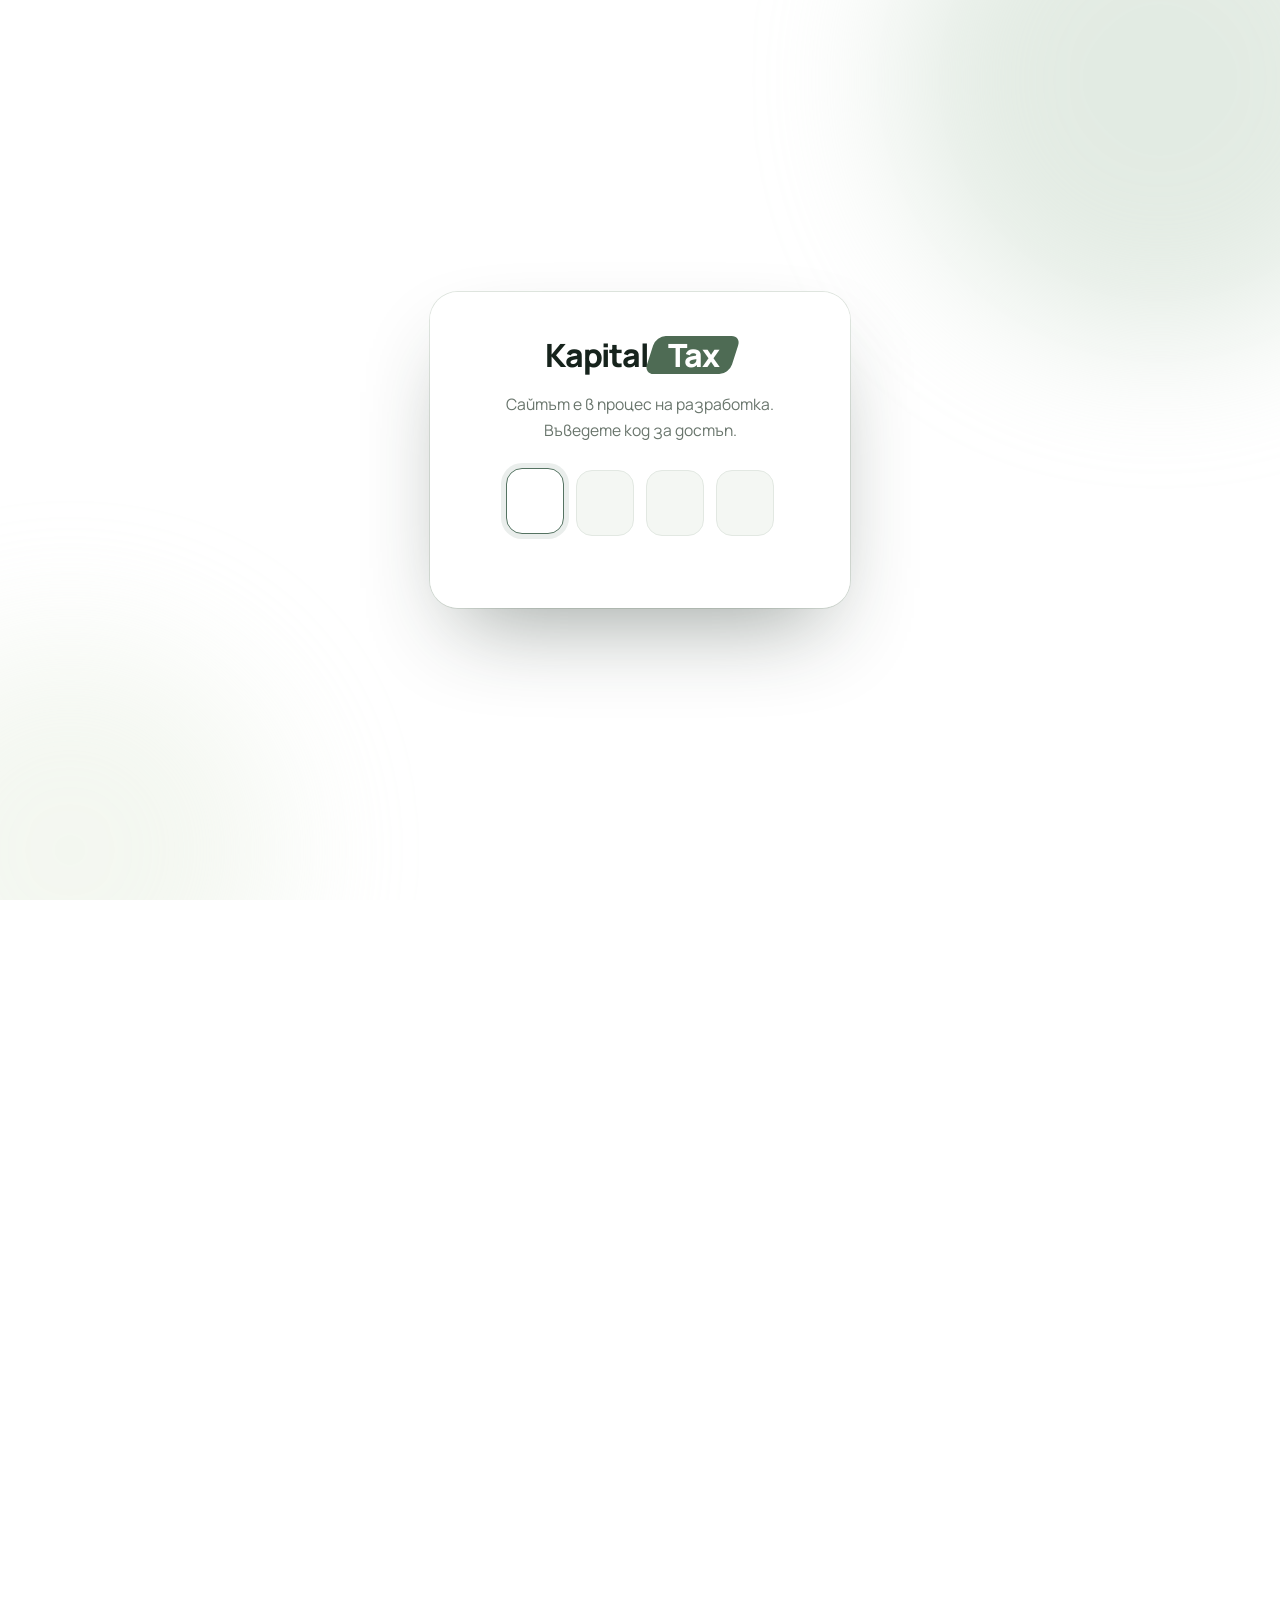
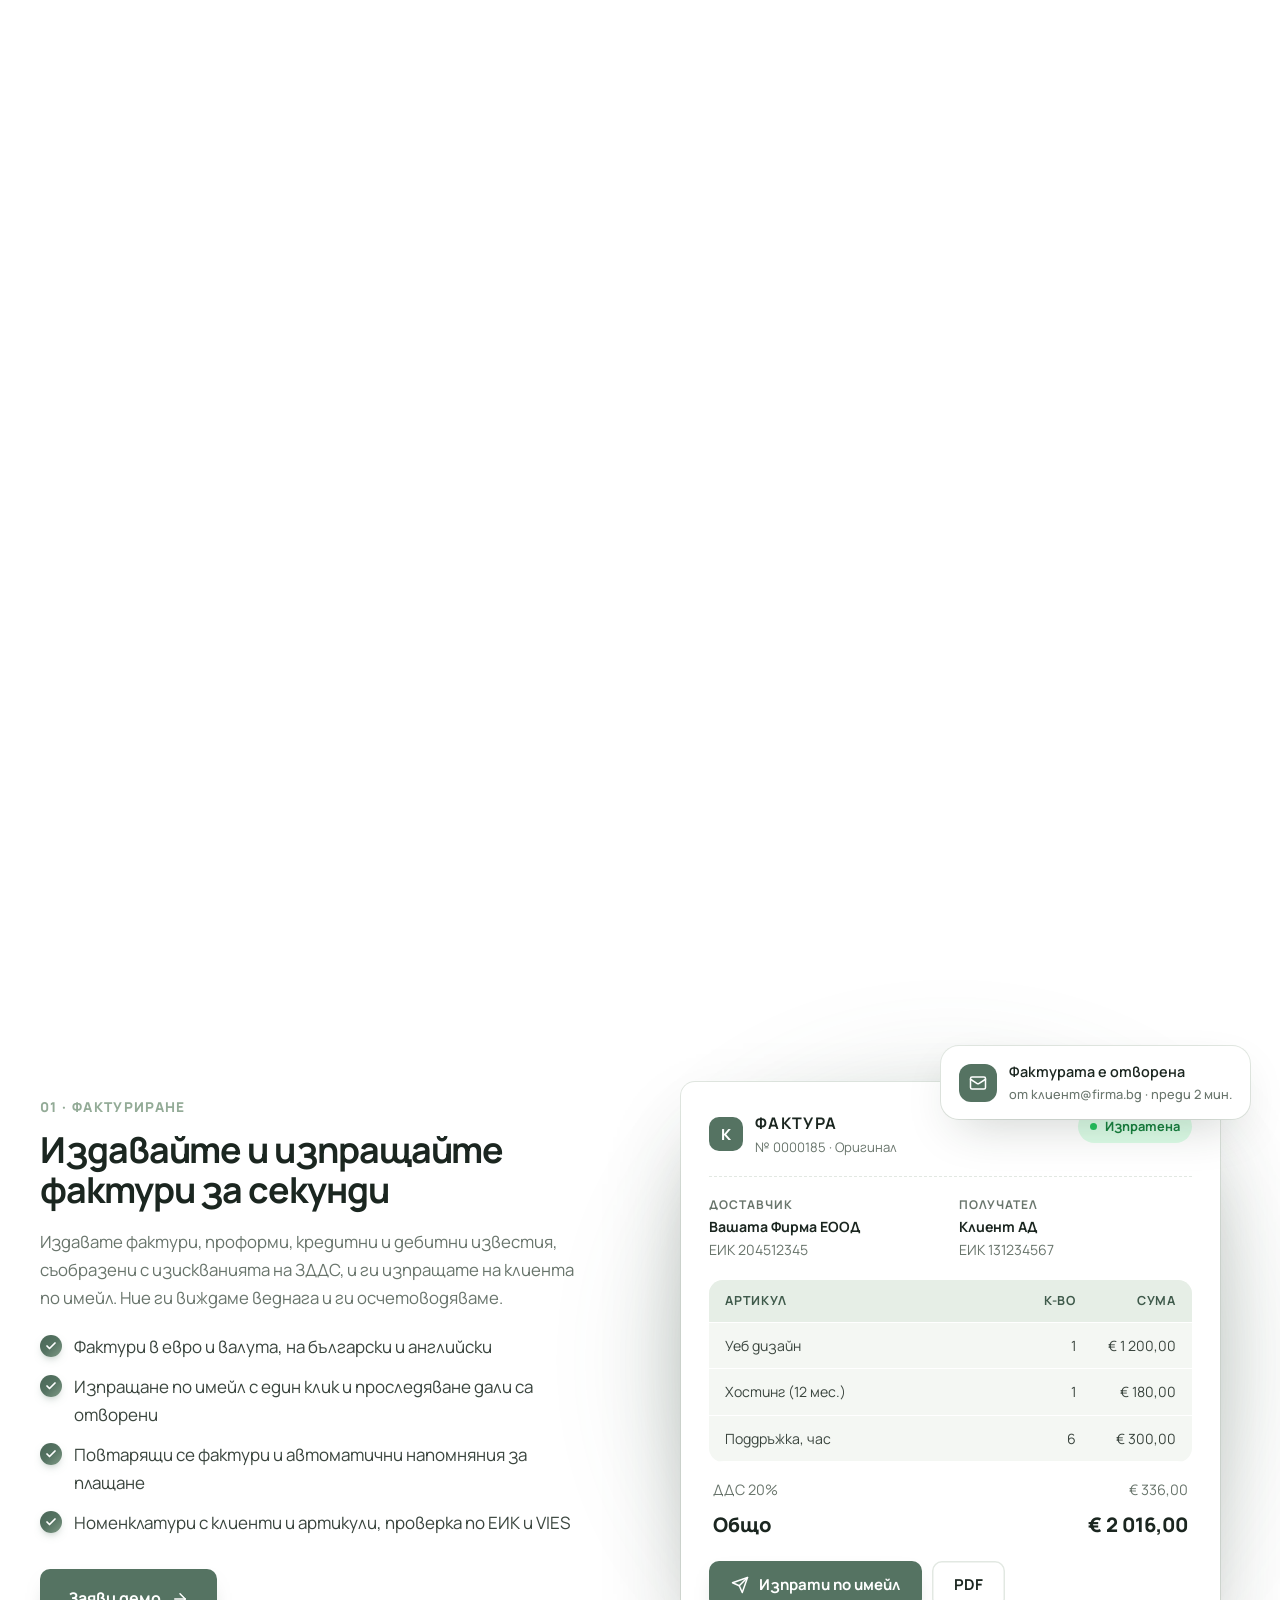
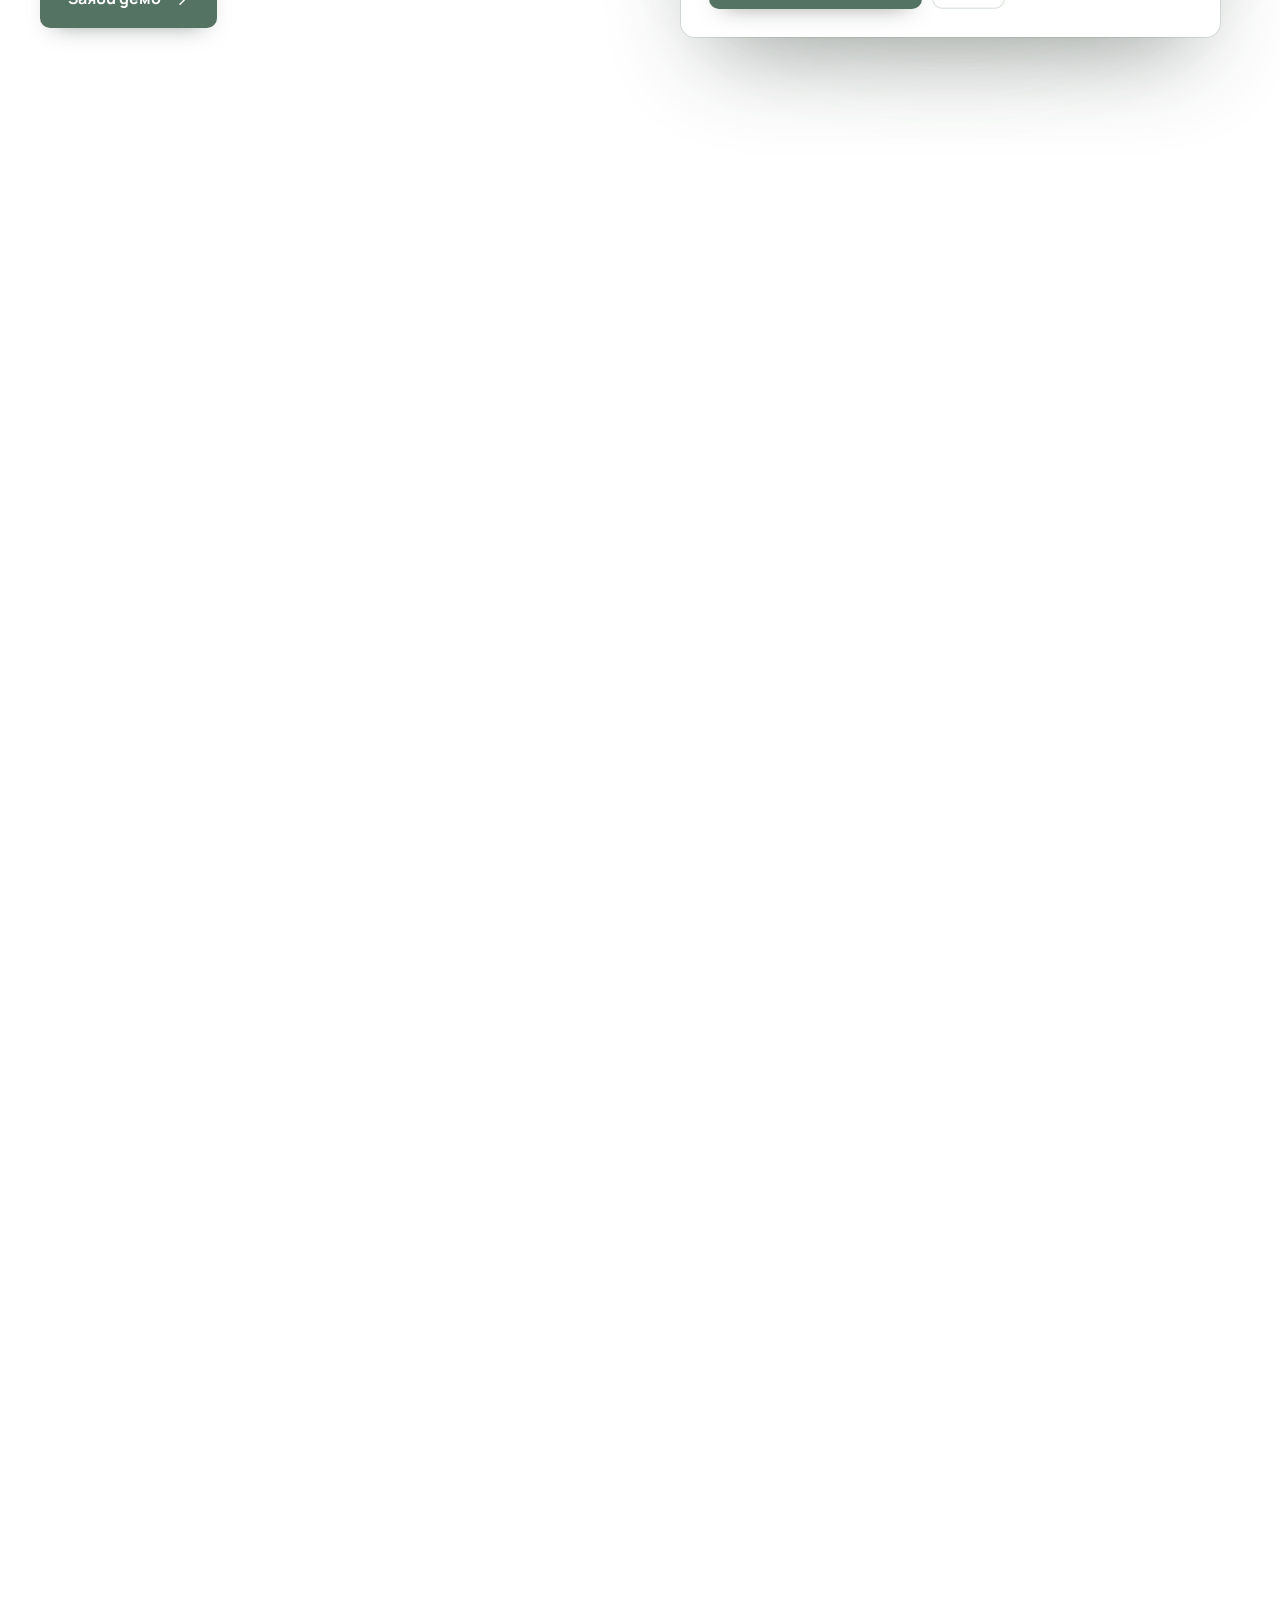
<file: index.html>
<!doctype html>
<html lang="bg">
<head>
  <meta charset="utf-8">
  <meta name="viewport" content="width=device-width, initial-scale=1">
  <title>Kapital Tax — Счетоводни и данъчни услуги</title>
  <meta name="description" content="Kapital Tax предлага пълно счетоводно и данъчно обслужване за фирми, ЕТ и свободни професии. ТРЗ, ДДС, годишно приключване, регистрация на фирми.">
  <meta name="theme-color" content="#557362">
  <meta property="og:title" content="Kapital Tax — Счетоводни и данъчни услуги">
  <meta property="og:description" content="Пълно счетоводно и данъчно обслужване. Вие развивате бизнеса — ние пазим цифрите.">
  <link rel="icon" href="assets/img/favicon.svg" type="image/svg+xml">
  <link rel="preconnect" href="https://fonts.googleapis.com">
  <link rel="preconnect" href="https://fonts.gstatic.com" crossorigin>
  <link href="https://fonts.googleapis.com/css2?family=Manrope:wght@400;500;600;700;800&display=swap" rel="stylesheet">
  <link rel="stylesheet" href="assets/css/styles.css">
  <script src="assets/js/gate.js"></script>
</head>
<body data-page="index">
  <div class="loader"><span class="wm"><span class="wm-k">Kapital</span><span class="wm-t">Tax</span></span></div>
  <header id="site-header"></header>

  <main>
    <!-- HERO -->
    <section class="hero">
      <div class="hero-bg"><div class="grid-bg"></div><div class="blob blob-1"></div><div class="blob blob-2"></div><div class="blob blob-3"></div></div>
      <div class="container hero-grid">
        <div>
          <span class="eyebrow reveal">Счетоводна кантора · 100% дигитална</span>
          <h1>
            <span class="line"><span>Професионално</span></span>
            <span class="line"><span>счетоводство и</span></span>
            <span class="line"><span class="grad-text">данъчно обслужване</span></span>
          </h1>
          <p class="hero-lead reveal" style="--d:.3s">Личен счетоводител за вашата фирма, ЕТ или свободна професия, на когото можете да се обадите или да се срещнете на живо. Фактурите и склада следите онлайн, а ние се грижим за останалото.</p>
          <div class="hero-actions reveal" style="--d:.4s">
            <a href="kontakti.html" class="btn btn--primary" data-magnetic>Безплатна консултация <i data-icon="arrow"></i></a>
            <a href="uslugi.html" class="btn btn--ghost">Разгледай услугите</a>
          </div>
          <div class="hero-trust reveal" style="--d:.5s">
            <div>
              <div class="stars">★★★★★</div>
              <small><strong>350+ доволни клиента</strong> ни се доверяват</small>
            </div>
          </div>
        </div>

        <div class="hero-visual">
          <div class="dash" data-tilt>
            <div class="dash-top">
              <div><small>Приходи · 2026</small><div class="dash-amount">€ <span data-count="248650">0</span></div></div>
              <span class="chip">▲ 18,4%</span>
            </div>
            <svg class="chart" viewBox="0 0 400 150" preserveAspectRatio="none">
              <defs><linearGradient id="chartGrad" x1="0" x2="0" y1="0" y2="1"><stop offset="0" stop-color="#557362" stop-opacity=".28"/><stop offset="1" stop-color="#557362" stop-opacity="0"/></linearGradient></defs>
              <path class="area" d="M0 120 C40 110 60 90 100 95 S160 60 200 70 S260 30 300 40 S360 15 400 10 V150 H0Z"/>
              <path class="stroke" d="M0 120 C40 110 60 90 100 95 S160 60 200 70 S260 30 300 40 S360 15 400 10"/>
            </svg>
            <div class="dash-rows">
              <div class="dash-row"><span class="ic" data-icon="receipt"></span><div><b>ДДС декларация</b><small>Подадена на 12.11</small></div><span class="ok">✓ Готово</span></div>
              <div class="dash-row"><span class="ic" data-icon="send"></span><div><b>Фактура № 0000184</b><small>Изпратена онлайн до клиента</small></div><span class="ok">✓ Изпратена</span></div>
            </div>
          </div>
          <div class="float-card fc-1"><span class="ic" data-icon="shield"></span><div>0 санкции<small>от НАП за клиенти</small></div></div>
          <div class="float-card fc-2"><span class="ic" data-icon="bolt"></span><div>Отговор до 2 ч.<small>в работни дни</small></div></div>
        </div>
      </div>
    </section>

    <!-- MARQUEE -->
    <div class="marquee" aria-hidden="true">
      <div class="marquee-track">
        <span><i data-icon="calc"></i>Счетоводно обслужване</span><span><i data-icon="send"></i>Онлайн фактуриране</span><span><i data-icon="box"></i>Наличности на склад онлайн</span><span><i data-icon="receipt"></i>ДДС и Интрастат</span><span><i data-icon="users"></i>ТРЗ и осигуровки</span><span><i data-icon="file"></i>Годишни финансови отчети</span><span><i data-icon="building"></i>Регистрация на фирми</span><span><i data-icon="scale"></i>Данъчни консултации</span><span><i data-icon="shield"></i>Представителство пред НАП</span>
        <span><i data-icon="calc"></i>Счетоводно обслужване</span><span><i data-icon="send"></i>Онлайн фактуриране</span><span><i data-icon="box"></i>Наличности на склад онлайн</span><span><i data-icon="receipt"></i>ДДС и Интрастат</span><span><i data-icon="users"></i>ТРЗ и осигуровки</span><span><i data-icon="file"></i>Годишни финансови отчети</span><span><i data-icon="building"></i>Регистрация на фирми</span><span><i data-icon="scale"></i>Данъчни консултации</span><span><i data-icon="shield"></i>Представителство пред НАП</span>
      </div>
    </div>

    <!-- SERVICES -->
    <section class="section">
      <div class="container">
        <div class="section-head center reveal">
          <span class="eyebrow">Нашите услуги</span>
          <h2>Всичко за финансите на вашия бизнес — <span class="grad-text">на едно място</span></h2>
          <p>От първия документ до годишния отчет. Поемаме цялата счетоводна и данъчна отговорност, за да се фокусирате върху растежа.</p>
        </div>
        <div class="grid grid-3" data-stagger>
          <a href="uslugi.html#schetovodstvo" class="card"><span class="card-num">01</span><div class="card-icon" data-icon="calc"></div><h3>Счетоводно обслужване</h3><p>Текущо счетоводство, осчетоводяване на документи, справки и месечни отчети за управлението.</p><span class="card-link">Научи повече <i data-icon="arrow"></i></span></a>
          <a href="uslugi.html#danaci" class="card"><span class="card-num">02</span><div class="card-icon" data-icon="receipt"></div><h3>Данъци и ДДС</h3><p>ДДС регистрация и декларации, VIES, Интрастат, данъчно планиране и оптимизация.</p><span class="card-link">Научи повече <i data-icon="arrow"></i></span></a>
          <a href="uslugi.html#trz" class="card"><span class="card-num">03</span><div class="card-icon" data-icon="users"></div><h3>ТРЗ и Личен състав</h3><p>Трудови договори, ведомости, осигуровки, болнични и уведомления до НАП.</p><span class="card-link">Научи повече <i data-icon="arrow"></i></span></a>
          <a href="uslugi.html#otcheti" class="card"><span class="card-num">04</span><div class="card-icon" data-icon="file"></div><h3>Годишно приключване</h3><p>Годишни финансови отчети, ГДД по ЗКПО и ЗДДФЛ, публикуване в Търговския регистър.</p><span class="card-link">Научи повече <i data-icon="arrow"></i></span></a>
          <a href="uslugi.html#registracia" class="card"><span class="card-num">05</span><div class="card-icon" data-icon="building"></div><h3>Регистрация на фирма</h3><p>ЕООД, ООД, ЕТ — регистрация, промени по обстоятелства и ликвидация, бързо и лесно.</p><span class="card-link">Научи повече <i data-icon="arrow"></i></span></a>
          <a href="uslugi.html#konsultacii" class="card"><span class="card-num">06</span><div class="card-icon" data-icon="scale"></div><h3>Консултации и НАП</h3><p>Данъчни консултации, представителство при ревизии и проверки от НАП и НОИ.</p><span class="card-link">Научи повече <i data-icon="arrow"></i></span></a>
        </div>
      </div>
    </section>

    <!-- DIGITAL -->
    <section class="section section--tint">
      <div class="container">
        <div class="section-head center reveal">
          <span class="eyebrow">Изцяло дигитални</span>
          <h2>Без хартия, без опашки, <span class="grad-text">без чакане</span></h2>
          <p>Целият път на документа е дигитален: от вашия телефон до подадената декларация в НАП. А зад всеки процес стои вашият личен счетоводител.</p>
        </div>
        <div class="flow" data-stagger>
          <div class="flow-step"><span class="flow-ic" data-icon="send"></span><b>Издавате фактура</b><small>онлайн, от телефон или компютър</small></div>
          <div class="flow-step"><span class="flow-ic" data-icon="bolt"></span><b>Стига директно до нас</b><small>без пренасяне на документи</small></div>
          <div class="flow-step"><span class="flow-ic" data-icon="calc"></span><b>Осчетоводяване</b><small>от вашия счетоводител</small></div>
          <div class="flow-step"><span class="flow-ic" data-icon="chart"></span><b>Справки в реално време</b><small>и подадени декларации</small></div>
        </div>
        <div class="grid grid-4" data-stagger style="margin-top:60px">
          <div class="card"><div class="card-icon" data-icon="pen"></div><h3>Електронен подпис</h3><p>Подписвате договори и декларации онлайн, без да идвате в офиса.</p></div>
          <div class="card"><div class="card-icon" data-icon="bank"></div><h3>Връзка с банките</h3><p>Банковите извлечения влизат автоматично, без ръчно въвеждане.</p></div>
          <div class="card"><div class="card-icon" data-icon="lock"></div><h3>Сигурност</h3><p>Криптирани данни, ежедневни резервни копия и защитен достъп.</p></div>
          <div class="card"><div class="card-icon" data-icon="chat"></div><h3>Онлайн и на живо</h3><p>Имейл и видео разговори, когато ви е удобно, и срещи в офиса, когато предпочитате лично.</p></div>
        </div>
      </div>
    </section>

    <!-- PERSONAL -->
    <section class="section" id="lichno">
      <div class="container split">
        <div class="reveal from-left">
          <span class="eyebrow">Лично отношение</span>
          <h2>Дигитални процеси. <span class="grad-text">Човешко отношение.</span></h2>
          <p style="color:var(--muted);font-size:1.1rem">Технологиите ни правят по-бързи, но не заменят разговора. Всеки клиент има свой счетоводител, когото познава по име, може да му се обади и да се срещне с него на живо.</p>
          <div class="feature-list">
            <div class="feature"><span class="ic" data-icon="users"></span><div><h4>Ваш личен счетоводител</h4><p>Един човек, който познава бизнеса ви в детайли и отговаря лично за него.</p></div></div>
            <div class="feature"><span class="ic" data-icon="building"></span><div><h4>Срещи на живо</h4><p>В нашия офис или при вас, когато предпочитате да обсъдим нещата лице в лице.</p></div></div>
            <div class="feature"><span class="ic" data-icon="phone"></span><div><h4>На телефона, когато ви трябваме</h4><p>Без кол центрове и чакане на линия. Обаждате се директно на вашия счетоводител.</p></div></div>
            <div class="feature"><span class="ic" data-icon="heart"></span><div><h4>Индивидуален подход</h4><p>Съветите ни са съобразени с вашия бизнес, а не с шаблон.</p></div></div>
          </div>
          <div class="hero-actions" style="margin-top:34px">
            <a href="kontakti.html" class="btn btn--primary" data-magnetic>Запазете среща в офиса <i data-icon="arrow"></i></a>
            <a href="tel:+359898739734" class="btn btn--ghost" data-site-link="phone"><i data-icon="phone"></i>Обадете ни се</a>
          </div>
        </div>

        <div class="person-visual reveal from-right">
          <div class="person-card">
            <div class="pc-top">
              <div class="pc-avatar">ТС<span class="pc-online"></span></div>
              <div><small>Вашият счетоводител</small><b>Таня Соколова</b><span class="pc-status">На линия · отговаря до минути</span></div>
            </div>
            <div class="pc-actions">
              <span><i data-icon="phone"></i>Обаждане</span>
              <span><i data-icon="calendar"></i>Среща</span>
              <span><i data-icon="mail"></i>Имейл</span>
            </div>
            <div class="pc-meeting">
              <div class="pc-date"><small>НОЕ</small><b>14</b></div>
              <div><b>Среща в офиса</b><small>Четвъртък, 10:30 · Годишно планиране</small></div>
              <span class="chip">Потвърдена</span>
            </div>
          </div>
          <div class="pc-bubble"><span class="stars">★★★★★</span>„Обадих се с въпрос и до 5 минути имах ясен отговор. Чувствам се като единствения им клиент.“<small>Петър Н., собственик на ресторант</small></div>
        </div>
      </div>
    </section>

    <!-- STATS -->
    <section class="section section--dark">
      <div class="dark-glow"></div>
      <div class="container" style="position:relative">
        <div class="section-head reveal">
          <span class="eyebrow">Kapital Tax в цифри</span>
          <h2>Доверие, изградено с години коректна работа</h2>
        </div>
        <div class="stats" data-stagger>
          <div class="stat"><div class="stat-num"><span data-count="15">0</span><sup>+</sup></div><p>години опит в счетоводството и данъците</p></div>
          <div class="stat"><div class="stat-num"><span data-count="350">0</span><sup>+</sup></div><p>активни клиенти от различни сектори</p></div>
          <div class="stat"><div class="stat-num"><span data-count="12000">0</span><sup>+</sup></div><p>подадени декларации без нито една санкция</p></div>
          <div class="stat"><div class="stat-num"><span data-count="98">0</span><sup>%</sup></div><p>от клиентите ни ни препоръчват</p></div>
        </div>
      </div>
    </section>

    <!-- WHY US -->
    <section class="section">
      <div class="container split">
        <div class="reveal from-left">
          <span class="eyebrow">Защо Kapital Tax</span>
          <h2>Счетоводител, който <span class="grad-text">мисли като партньор</span></h2>
          <p style="color:var(--muted);font-size:1.1rem">Не просто въвеждаме документи. Анализираме, предупреждаваме и предлагаме решения, които спестяват време и пари.</p>
          <div class="feature-list">
            <div class="feature"><span class="ic" data-icon="target"></span><div><h4>Проактивни съвети</h4><p>Предупреждаваме ви за срокове, рискове и възможности, преди да попитате.</p></div></div>
            <div class="feature"><span class="ic" data-icon="cloud"></span><div><h4>Изцяло онлайн</h4><p>Изпращате документи дигитално, получавате справки в реално време — без хартия.</p></div></div>
            <div class="feature"><span class="ic" data-icon="lock"></span><div><h4>Застраховка и поверителност</h4><p>Професионална застраховка „Отговорност“ и стриктна защита на данните ви.</p></div></div>
          </div>
        </div>
        <div class="visual-stack reveal from-right" data-reveal-group>
          <div class="vs-main">
            <svg class="vs-ring" viewBox="0 0 140 140"><circle class="bg" cx="70" cy="70" r="60"/><circle class="fg" cx="70" cy="70" r="60"/></svg>
            <div class="big"><b>24/7</b><span>достъп до вашите справки</span></div>
          </div>
          <div class="vs-card">
            <h4>Срокове този месец</h4>
            <div class="bar-label"><span>ДДС декларации</span><span>100%</span></div><div class="bar"><i style="--w:100%"></i></div>
            <div class="bar-label"><span>Декларации обр. 1 и 6</span><span>92%</span></div><div class="bar"><i style="--w:92%"></i></div>
            <div class="bar-label"><span>Интрастат</span><span>78%</span></div><div class="bar"><i style="--w:78%"></i></div>
          </div>
        </div>
      </div>
    </section>

    <!-- PROCESS -->
    <section class="section section--tint">
      <div class="container">
        <div class="section-head center reveal">
          <span class="eyebrow">Как работим</span>
          <h2>Започваме за 4 лесни стъпки</h2>
          <p>Прехвърлянето от друг счетоводител е бързо и безболезнено — ние се грижим за всичко.</p>
        </div>
        <div class="process" data-stagger>
          <div class="step"><div class="step-dot">1</div><h3>Консултация</h3><p>Безплатна среща, на която разбираме нуждите на бизнеса ви.</p></div>
          <div class="step"><div class="step-dot">2</div><h3>Оферта</h3><p>Прозрачна цена без скрити такси, съобразена с обема ви.</p></div>
          <div class="step"><div class="step-dot">3</div><h3>Прехвърляне</h3><p>Поемаме документацията и комуникацията с предишния счетоводител.</p></div>
          <div class="step"><div class="step-dot">4</div><h3>Спокойствие</h3><p>Ние следим сроковете — вие получавате ясни месечни отчети.</p></div>
        </div>
      </div>
    </section>

    <!-- PLATFORM -->
    <section class="section" id="platforma">
      <div class="container">
        <div class="section-head center reveal">
          <span class="eyebrow">Онлайн достъп за клиенти</span>
          <h2>Фактури и склад, <span class="grad-text">директно от вас</span></h2>
          <p>Като наш клиент получавате онлайн достъп, от който сами издавате и изпращате фактури и следите наличностите в склада си. Данните идват директно при нас, без да ни пращате документи.</p>
        </div>

        <div class="ptabs reveal" data-tabs>
          <div class="ptabs-nav" role="tablist">
            <span class="pill"></span>
            <button role="tab" class="on" data-tab="0"><i data-icon="receipt"></i>Онлайн фактури</button>
            <button role="tab" data-tab="1"><i data-icon="box"></i>Управление на склад</button>
          </div>

          <div class="ppanels">
            <!-- Фактуриране -->
            <div class="ppanel on" role="tabpanel">
              <div class="ppanel-text">
                <span class="num">01 · ФАКТУРИРАНЕ</span>
                <h3>Издавайте и изпращайте фактури за секунди</h3>
                <p>Издавате фактури, проформи, кредитни и дебитни известия, съобразени с изискванията на ЗДДС, и ги изпращате на клиента по имейл. Ние ги виждаме веднага и ги осчетоводяваме.</p>
                <ul class="checks">
                  <li>Фактури в евро и валута, на български и английски</li>
                  <li>Изпращане по имейл с един клик и проследяване дали са отворени</li>
                  <li>Повтарящи се фактури и автоматични напомняния за плащане</li>
                  <li>Номенклатури с клиенти и артикули, проверка по ЕИК и VIES</li>
                </ul>
                <a href="kontakti.html?usluga=fakturirane" class="btn btn--primary">Заяви демо <i data-icon="arrow"></i></a>
              </div>
              <div class="mock-wrap">
                <div class="invoice">
                  <div class="inv-head">
                    <div><span class="logo-mark sm">K</span><b>ФАКТУРА</b><small>№ 0000185 · Оригинал</small></div>
                    <span class="inv-status"><i></i>Изпратена</span>
                  </div>
                  <div class="inv-parties">
                    <div><small>Доставчик</small><b>Вашата Фирма ЕООД</b><span>ЕИК 204512345</span></div>
                    <div><small>Получател</small><b>Клиент АД</b><span>ЕИК 131234567</span></div>
                  </div>
                  <div class="inv-lines">
                    <div class="inv-row th"><span>Артикул</span><span>К-во</span><span>Сума</span></div>
                    <div class="inv-row"><span>Уеб дизайн</span><span>1</span><span>€ 1 200,00</span></div>
                    <div class="inv-row"><span>Хостинг (12 мес.)</span><span>1</span><span>€ 180,00</span></div>
                    <div class="inv-row"><span>Поддръжка, час</span><span>6</span><span>€ 300,00</span></div>
                  </div>
                  <div class="inv-total"><div><span>ДДС 20%</span><span>€ 336,00</span></div><div class="big"><span>Общо</span><span>€ 2 016,00</span></div></div>
                  <div class="inv-actions"><span class="btn btn--primary btn--sm"><i data-icon="send"></i>Изпрати по имейл</span><span class="btn btn--ghost btn--sm">PDF</span></div>
                </div>
                <div class="float-card mf-1"><span class="ic" data-icon="mail"></span><div>Фактурата е отворена<small>от клиент@firma.bg · преди 2 мин.</small></div></div>
              </div>
            </div>

            <!-- Склад -->
            <div class="ppanel" role="tabpanel">
              <div class="ppanel-text">
                <span class="num">02 · СКЛАД</span>
                <h3>Пълен контрол върху наличностите</h3>
                <p>Виждате наличностите си в реално време: какво е заприходено, какво е продадено и какво свършва. Ние водим складовото счетоводство.</p>
                <ul class="checks">
                  <li>Наличности в реално време по артикули и складове</li>
                  <li>Известия при ниска наличност</li>
                  <li>Стокови разписки, протоколи и инвентаризация</li>
                  <li>Себестойност и справки за оборота по артикули</li>
                </ul>
                <a href="kontakti.html?usluga=sklad" class="btn btn--primary">Заяви демо <i data-icon="arrow"></i></a>
              </div>
              <div class="mock-wrap">
                <div class="stock">
                  <div class="stock-top">
                    <div><small>Обща стойност на склада</small><b>€ <span data-count="86420">0</span></b></div>
                    <span class="chip">▲ 4,2% този месец</span>
                  </div>
                  <div class="stock-list">
                    <div class="stock-row"><span class="sku">A-102</span><div><b>Офис стол Ergo</b><div class="bar"><i style="--w:82%"></i></div></div><span class="qty">164 бр.</span></div>
                    <div class="stock-row"><span class="sku">B-221</span><div><b>Бюро 140×70</b><div class="bar"><i style="--w:58%"></i></div></div><span class="qty">87 бр.</span></div>
                    <div class="stock-row low"><span class="sku">C-017</span><div><b>LED лампа Slim</b><div class="bar"><i style="--w:12%"></i></div></div><span class="qty">9 бр.</span></div>
                    <div class="stock-row"><span class="sku">D-450</span><div><b>Шкаф с ключ</b><div class="bar"><i style="--w:67%"></i></div></div><span class="qty">42 бр.</span></div>
                  </div>
                </div>
                <div class="float-card mf-2 warn"><span class="ic" data-icon="bell"></span><div>Ниска наличност<small>LED лампа Slim: остават 9 бр.</small></div></div>
              </div>
            </div>
          </div>
        </div>
      </div>
    </section>

    <!-- TESTIMONIALS -->
    <section class="section section--tint">
      <div class="container">
        <div class="section-head center reveal">
          <span class="eyebrow">Отзиви</span>
          <h2>Какво казват нашите клиенти</h2>
        </div>
        <div class="reveal zoom">
          <div class="testi-wrap">
            <div class="testi-track">
              <div class="testi"><div class="testi-card"><div class="quote-mark" data-icon="quote"></div><div><blockquote>„Откакто работим с Kapital Tax, забравихме какво е стрес около сроковете. Винаги изпреварват въпросите ни и ни спестиха значителни суми с правилно данъчно планиране.“</blockquote><div class="testi-author"><span class="av" style="background:#557362">МИ</span><div><b>Мария Иванова</b><small>Управител, онлайн магазин</small></div></div></div></div></div>
              <div class="testi"><div class="testi-card"><div class="quote-mark" data-icon="quote"></div><div><blockquote>„Регистрираха фирмата ни за няколко дни и ни поведоха през всичко — ДДС, служители, банки. Професионализъм, който рядко се среща.“</blockquote><div class="testi-author"><span class="av" style="background:#7f9a86">ГП</span><div><b>Георги Петров</b><small>Основател, IT стартъп</small></div></div></div></div></div>
              <div class="testi"><div class="testi-card"><div class="quote-mark" data-icon="quote"></div><div><blockquote>„При ревизия от НАП екипът беше до нас на всяка стъпка. Всичко приключи без нито една забележка. Препоръчвам ги без колебание.“</blockquote><div class="testi-author"><span class="av" style="background:#a9c2a9">ЕК</span><div><b>Елена Костова</b><small>Собственик, строителна фирма</small></div></div></div></div></div>
            </div>
          </div>
          <div class="testi-nav">
            <button data-prev aria-label="Предишен отзив"><i data-icon="left"></i></button>
            <div class="dots"></div>
            <button data-next aria-label="Следващ отзив"><i data-icon="right"></i></button>
          </div>
        </div>
      </div>
    </section>

    <!-- FAQ -->
    <section class="section">
      <div class="container">
        <div class="section-head center reveal">
          <span class="eyebrow">Въпроси</span>
          <h2>Често задавани въпроси</h2>
        </div>
        <div class="faq" data-stagger>
          <div class="faq-item"><button class="faq-q" aria-expanded="false">Колко струва счетоводното обслужване?<span class="pm"></span></button><div class="faq-a"><div><p>Цената зависи от броя документи, служители и дали фирмата е регистрирана по ДДС. Пакетите ни започват от 90 € на месец и включват ТРЗ за до 3 служители. Всеки следващ служител се таксува допълнително. Вижте страницата „Цени“ или поискайте персонална оферта.</p></div></div></div>
          <div class="faq-item"><button class="faq-q" aria-expanded="false">Как става смяната на счетоводител?<span class="pm"></span></button><div class="faq-a"><div><p>Подписваме договор, а ние се свързваме с предишния счетоводител, приемаме документацията и проверяваме текущото състояние. Целият процес обикновено отнема под 2 седмици.</p></div></div></div>
          <div class="faq-item"><button class="faq-q" aria-expanded="false">Трябва ли да нося документи в офиса?<span class="pm"></span></button><div class="faq-a"><div><p>Не. Работим изцяло дигитално — можете да изпращате фактури и документи по имейл или чрез споделена папка. Разбира се, винаги сте добре дошли и в офиса ни.</p></div></div></div>
          <div class="faq-item"><button class="faq-q" aria-expanded="false">Къде се намират офисите ви?<span class="pm"></span></button><div class="faq-a"><div><p>Имаме два офиса: в Пазарджик (ул. „Петко Машев“ 9, офис център 1, ет. 1, офис 7) и в Пловдив (Рилон център, ул. „Христо Ботев“ 115, ет. 3, офис 7). Обслужваме клиенти от цялата страна, както и чуждестранни фирми с дейност в България.</p></div></div></div>
          <div class="faq-item"><button class="faq-q" aria-expanded="false">Какво се случва при проверка от НАП?<span class="pm"></span></button><div class="faq-a"><div><p>Представляваме ви пред НАП и НОИ, подготвяме всички изискани документи и комуникираме с органите от ваше име.</p></div></div></div>
        </div>
      </div>
    </section>

    <!-- CTA -->
    <section class="section">
      <div class="container">
        <div class="cta reveal zoom">
          <span class="cta-orb o1"></span><span class="cta-orb o2"></span>
          <div style="position:relative">
            <h2>Готови за спокойно счетоводство?</h2>
            <p>Запазете безплатна 30-минутна консултация и получете персонална оферта до 24 часа.</p>
          </div>
          <div class="cta-actions">
            <a href="kontakti.html" class="btn btn--white" data-magnetic>Свържете се с нас <i data-icon="arrow"></i></a>
          </div>
        </div>
      </div>
    </section>
  </main>

  <footer id="site-footer"></footer>
  <script src="assets/js/main.js"></script>
</body>
</html>
</file>
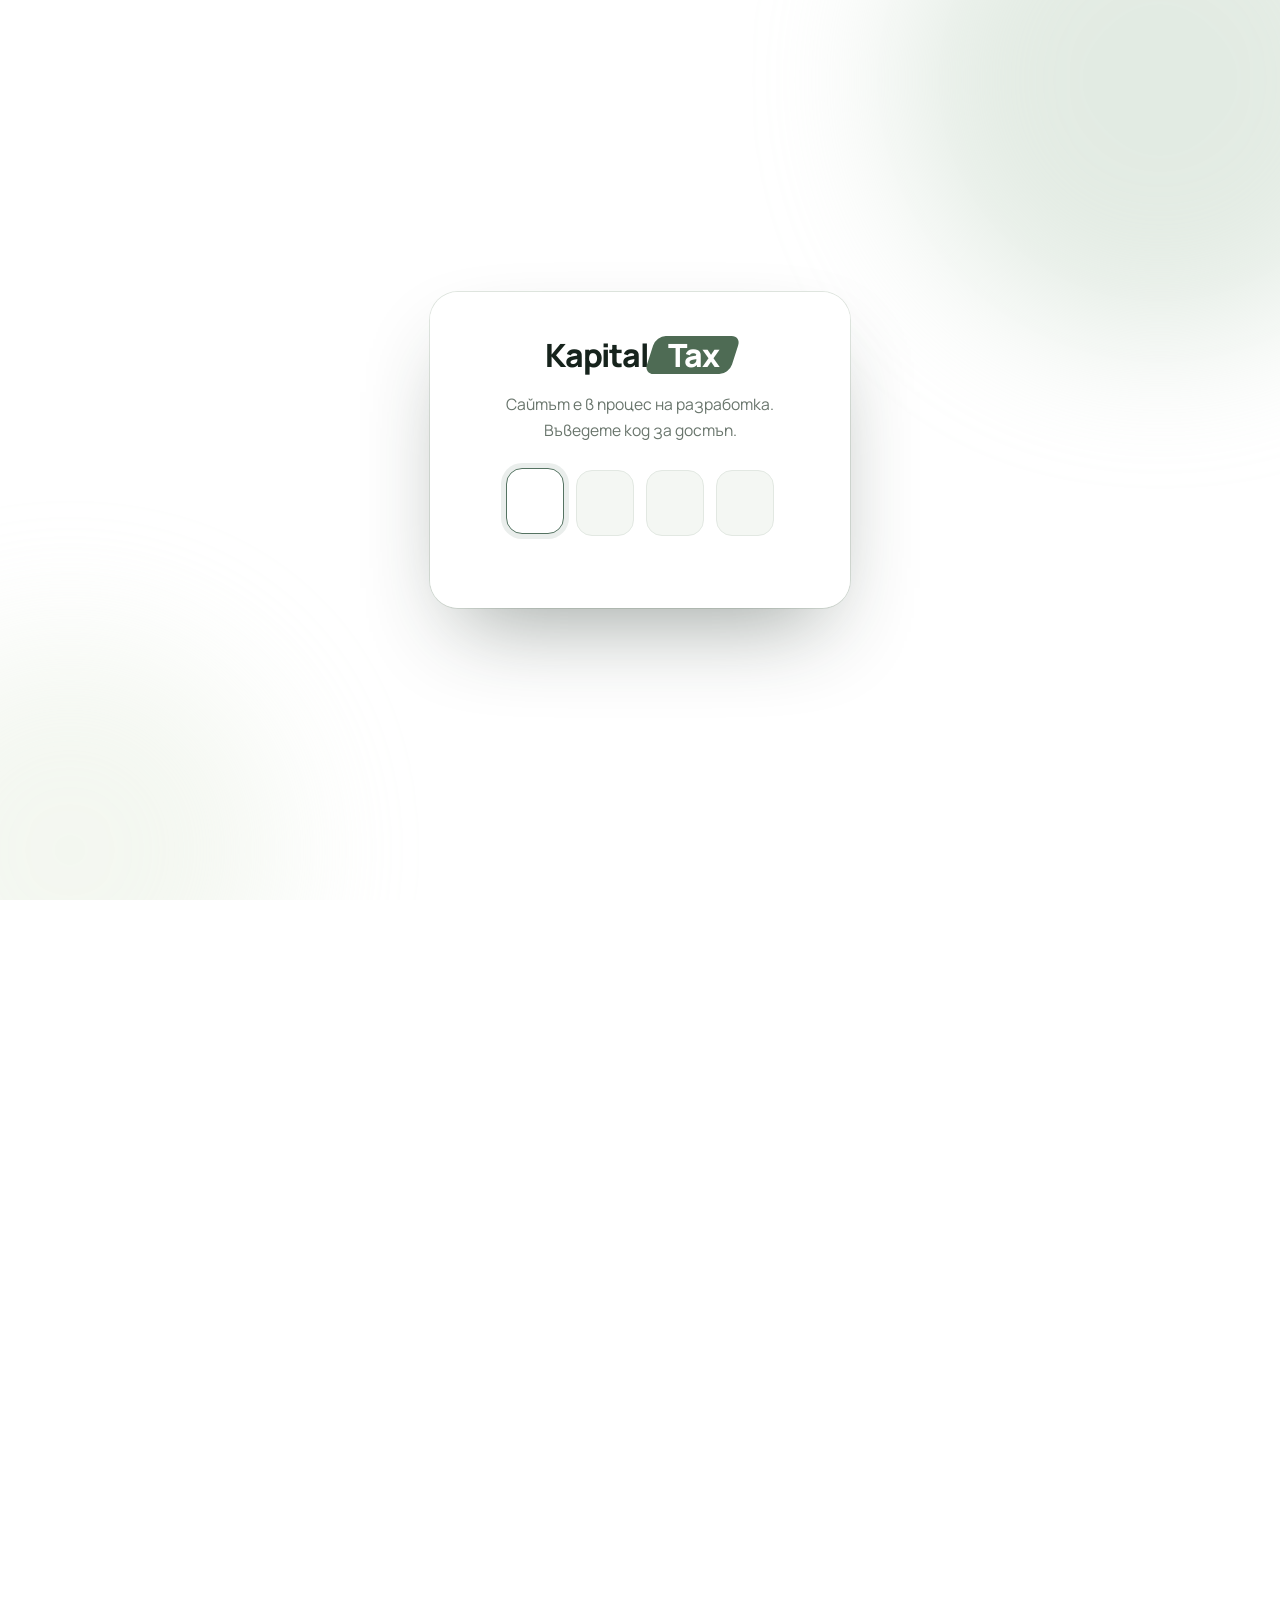
<file: ceni.html>
<!doctype html>
<html lang="bg">
<head>
  <meta charset="utf-8">
  <meta name="viewport" content="width=device-width, initial-scale=1">
  <title>Цени — Kapital Tax</title>
  <meta name="description" content="Прозрачни цени за счетоводно обслужване от Kapital Tax. Пакети за стартиращи, растящи и големи фирми.">
  <meta name="theme-color" content="#557362">
  <link rel="icon" href="assets/img/favicon.svg" type="image/svg+xml">
  <link rel="preconnect" href="https://fonts.googleapis.com">
  <link rel="preconnect" href="https://fonts.gstatic.com" crossorigin>
  <link href="https://fonts.googleapis.com/css2?family=Manrope:wght@400;500;600;700;800&display=swap" rel="stylesheet">
  <link rel="stylesheet" href="assets/css/styles.css">
  <script src="assets/js/gate.js"></script>
</head>
<body data-page="ceni">
  <div class="loader"><span class="wm"><span class="wm-k">Kapital</span><span class="wm-t">Tax</span></span></div>
  <header id="site-header"></header>

  <main>
    <section class="page-hero">
      <div class="hero-bg"><div class="grid-bg"></div><div class="blob blob-1"></div><div class="blob blob-2"></div></div>
      <div class="container">
        <div class="crumbs reveal"><a href="index.html">Начало</a> / <span>Цени</span></div>
        <h1 class="reveal" style="--d:.1s">Прозрачни цени, <span class="grad-text">без изненади</span></h1>
        <p class="reveal" style="--d:.2s">Стартови пакети за фирма с ТРЗ за до 3 служители. За всеки следващ служител се начислява допълнителна такса. Всички цени са без ДДС и включват личен счетоводител.</p>
      </div>
    </section>

    <section class="section" style="padding-top:20px">
      <div class="container" style="text-align:center">
        <div class="toggle reveal">
          <span class="pill"></span>
          <button class="on" data-period="month">Месечно</button>
          <button data-period="year">Годишно <span class="save">−15%</span></button>
        </div>
        <div class="grid grid-3" data-stagger style="text-align:left;align-items:stretch">
          <div class="card price-card">
            <div class="card-icon" data-icon="rocket"></div>
            <h3>Старт</h3>
            <p>За нови фирми и ЕТ без регистрация по ДДС.</p>
            <div class="price">€<span class="val" data-month="90">90</span><small>/ месец</small></div>
            <ul>
              <li>До 30 документа месечно</li><li>Без ДДС регистрация</li><li>ТРЗ до 3 служители</li><li>Годишно приключване</li><li>Имейл поддръжка</li>
            </ul>
            <a href="kontakti.html?usluga=schetovodstvo" class="btn btn--ghost">Избери Старт</a>
          </div>
          <div class="card price-card featured">
            <span class="badge">Най-избиран</span>
            <div class="card-icon" data-icon="chart"></div>
            <h3>Бизнес</h3>
            <p>За растящи фирми, регистрирани по ДДС.</p>
            <div class="price">€<span class="val" data-month="190">190</span><small>/ месец</small></div>
            <ul>
              <li>До 120 документа месечно</li><li>ДДС, VIES и Интрастат</li><li>ТРЗ до 3 служители</li><li>Месечни управленски справки</li><li>Личен счетоводител</li><li>Приоритетна поддръжка</li>
            </ul>
            <a href="kontakti.html?usluga=schetovodstvo" class="btn btn--primary">Избери Бизнес <i data-icon="arrow"></i></a>
          </div>
          <div class="card price-card">
            <div class="card-icon" data-icon="building"></div>
            <h3>Премиум</h3>
            <p>За утвърдени компании с голям обем.</p>
            <div class="price">€<span class="val" data-month="390">390</span><small>/ месец</small></div>
            <ul>
              <li>Неограничени документи*</li><li>ТРЗ до 3 служители</li><li>Данъчно планиране</li><li>Представителство пред НАП</li><li>Срещи на място</li><li>Финансов анализ и бюджет</li>
            </ul>
            <a href="kontakti.html?usluga=schetovodstvo" class="btn btn--ghost">Избери Премиум</a>
          </div>
        </div>
        <div class="staff-note reveal"><span class="ic" data-icon="users"></span><div><b>Повече от 3 служители?</b><p>Цените на пакетите включват фирмата и ТРЗ за до 3 служители. За всеки следващ служител се начислява допълнително по <strong>12 € на месец</strong>, което се калкулира отделно към избрания пакет.</p></div></div>
        <p class="reveal" style="color:var(--muted);font-size:.9rem;margin-top:30px">* В рамките на разумна употреба. Еднократни услуги (регистрация, консултации) се офертират отделно.</p>
      </div>
    </section>

    <section class="section section--tint">
      <div class="container">
        <div class="section-head center reveal">
          <span class="eyebrow">Еднократни услуги</span>
          <h2>Допълнителни услуги</h2>
        </div>
        <div class="grid grid-3" data-stagger>
          <div class="card"><div class="card-icon" data-icon="building"></div><h3>Регистрация на ЕООД</h3><p>Документи, ТР и банкова сметка.</p><div class="price" style="font-size:2rem">от €150</div></div>
          <div class="card"><div class="card-icon" data-icon="file"></div><h3>Годишно приключване</h3><p>За фирми без абонамент.</p><div class="price" style="font-size:2rem">от €250</div></div>
          <div class="card"><div class="card-icon" data-icon="chat"></div><h3>Данъчна консултация</h3><p>Час с данъчен експерт.</p><div class="price" style="font-size:2rem">от €60</div></div>
        </div>
      </div>
    </section>

    <section class="section">
      <div class="container">
        <div class="section-head center reveal"><span class="eyebrow">Въпроси за цените</span><h2>Полезно да знаете</h2></div>
        <div class="faq" data-stagger>
          <div class="faq-item"><button class="faq-q" aria-expanded="false">Какво включва цената за персонал?<span class="pm"></span></button><div class="faq-a"><div><p>Всеки пакет включва ТРЗ и осигуровки за до 3 служители. За всеки следващ служител се добавят по 12 € на месец. Например фирма с 5 служители на пакет „Бизнес“ плаща 190 € + 2 × 12 € = 214 € на месец.</p></div></div></div>
          <div class="faq-item"><button class="faq-q" aria-expanded="false">Има ли скрити такси?<span class="pm"></span></button><div class="faq-a"><div><p>Не. Цената в договора е цената, която плащате. Ако обемът ви се промени значително, предварително ви уведомяваме и договаряме нов пакет.</p></div></div></div>
          <div class="faq-item"><button class="faq-q" aria-expanded="false">Мога ли да сменя пакета си?<span class="pm"></span></button><div class="faq-a"><div><p>Да, по всяко време — с ефект от следващия месец.</p></div></div></div>
          <div class="faq-item"><button class="faq-q" aria-expanded="false">Има ли минимален срок на договора?<span class="pm"></span></button><div class="faq-a"><div><p>Месечните пакети нямат минимален срок, само 1 месец предизвестие. Годишното плащане носи 15% отстъпка.</p></div></div></div>
        </div>
      </div>
    </section>

    <section class="section" style="padding-top:0">
      <div class="container">
        <div class="cta reveal zoom">
          <span class="cta-orb o1"></span><span class="cta-orb o2"></span>
          <div style="position:relative"><h2>Нужна ви е персонална оферта?</h2><p>Изпратете ни няколко детайла и ще получите точна цена до 24 часа.</p></div>
          <div class="cta-actions"><a href="kontakti.html" class="btn btn--white" data-magnetic>Поискай оферта <i data-icon="arrow"></i></a></div>
        </div>
      </div>
    </section>
  </main>

  <footer id="site-footer"></footer>
  <script src="assets/js/main.js"></script>
</body>
</html>
</file>
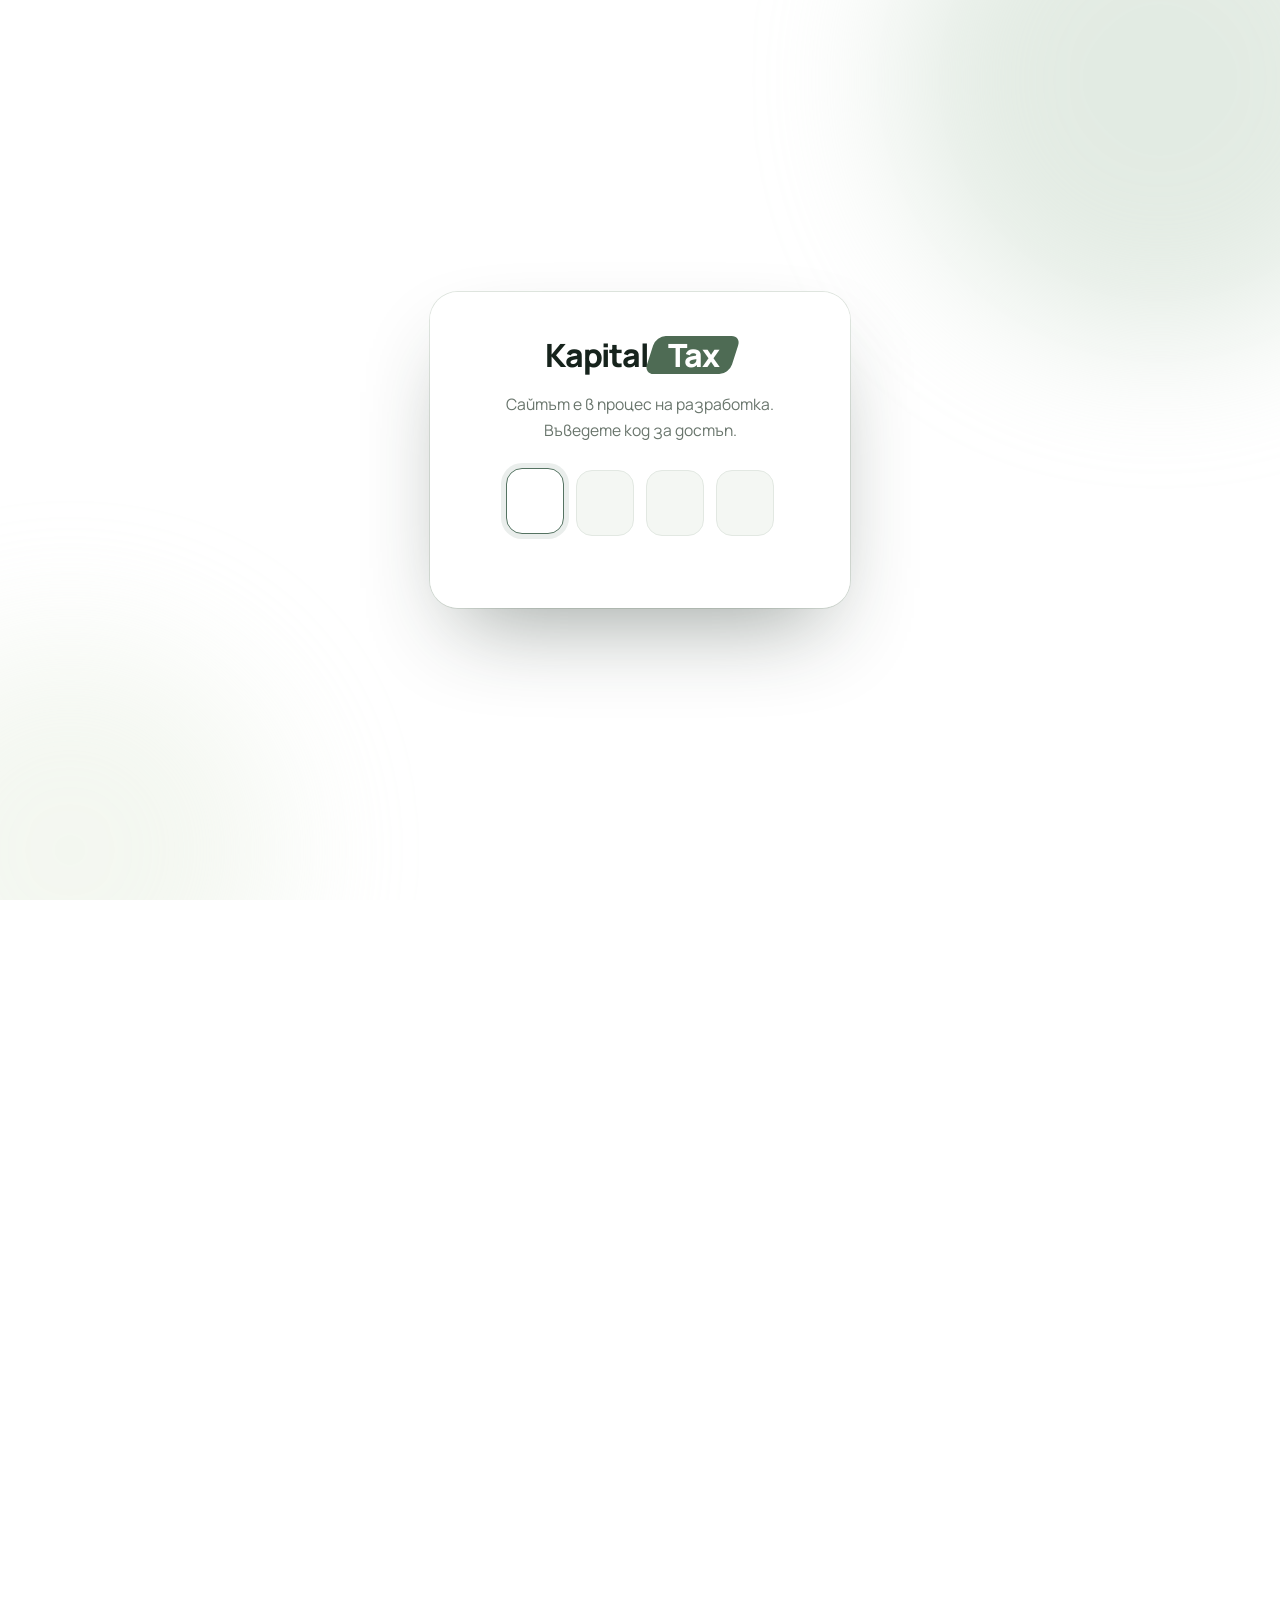
<file: kontakti.html>
<!doctype html>
<html lang="bg">
<head>
  <meta charset="utf-8">
  <meta name="viewport" content="width=device-width, initial-scale=1">
  <title>Контакти — Kapital Tax</title>
  <meta name="description" content="Свържете се с Kapital Tax за безплатна консултация и персонална оферта за счетоводно обслужване.">
  <meta name="theme-color" content="#557362">
  <link rel="icon" href="assets/img/favicon.svg" type="image/svg+xml">
  <link rel="preconnect" href="https://fonts.googleapis.com">
  <link rel="preconnect" href="https://fonts.gstatic.com" crossorigin>
  <link href="https://fonts.googleapis.com/css2?family=Manrope:wght@400;500;600;700;800&display=swap" rel="stylesheet">
  <link rel="stylesheet" href="assets/css/styles.css">
  <script src="assets/js/gate.js"></script>
</head>
<body data-page="kontakti">
  <div class="loader"><span class="wm"><span class="wm-k">Kapital</span><span class="wm-t">Tax</span></span></div>
  <header id="site-header"></header>

  <main>
    <section class="page-hero" style="padding-bottom:60px">
      <div class="hero-bg"><div class="grid-bg"></div><div class="blob blob-1"></div><div class="blob blob-2"></div></div>
      <div class="container">
        <div class="crumbs reveal"><a href="index.html">Начало</a> / <span>Контакти</span></div>
        <h1 class="reveal" style="--d:.1s">Да поговорим за <span class="grad-text">вашия бизнес</span></h1>
        <p class="reveal" style="--d:.2s">Попълнете формата и ще се свържем с вас до 2 работни часа. Първата консултация е безплатна.</p>
      </div>
    </section>

    <section class="section" style="padding-top:20px">
      <div class="container contact-grid">
        <aside class="contact-info" data-stagger>
          <a class="info-card" href="#" data-site-link="phone"><span class="ic" data-icon="phone"></span><div><small>Телефон</small><b data-site="phone"></b></div></a>
          <a class="info-card" href="#" data-site-link="email"><span class="ic" data-icon="mail"></span><div><small>Имейл</small><b data-site="email"></b></div></a>
          <div class="info-card"><span class="ic" data-icon="pin"></span><div><small>Офис Пазарджик</small><b>гр. Пазарджик, ул. „Петко Машев“ 9, офис център 1, ет. 1, офис 7</b></div></div>
          <div class="info-card"><span class="ic" data-icon="pin"></span><div><small>Офис Пловдив</small><b>гр. Пловдив, Рилон център, ул. „Христо Ботев“ 115, ет. 3, офис 7</b></div></div>
          <div class="hours" data-live>
            <h4><span class="live"></span><span data-live-text>Работно време</span></h4>
            <div><span>Понеделник – Петък</span><b>9:00 – 18:00</b></div>
            <div><span>Събота</span><b>По уговорка</b></div>
            <div><span>Неделя</span><b>Почивен ден</b></div>
          </div>
          <div class="map-label">Офис Пазарджик</div>
          <div class="map">
            <iframe title="Карта — офис на Kapital Tax в Пазарджик" loading="lazy" referrerpolicy="no-referrer-when-downgrade" src="https://maps.google.com/maps?q=%D1%83%D0%BB.%20%D0%9F%D0%B5%D1%82%D0%BA%D0%BE%20%D0%9C%D0%B0%D1%88%D0%B5%D0%B2%209%2C%204400%20%D0%9F%D0%B0%D0%B7%D0%B0%D1%80%D0%B4%D0%B6%D0%B8%D0%BA%2C%20%D0%91%D1%8A%D0%BB%D0%B3%D0%B0%D1%80%D0%B8%D1%8F&z=16&output=embed"></iframe>
          </div>
          <div class="map-label">Офис Пловдив</div>
          <div class="map">
            <iframe title="Карта — офис на Kapital Tax в Пловдив" loading="lazy" referrerpolicy="no-referrer-when-downgrade" src="https://maps.google.com/maps?q=%D1%83%D0%BB.%20%D0%A5%D1%80%D0%B8%D1%81%D1%82%D0%BE%20%D0%91%D0%BE%D1%82%D0%B5%D0%B2%20115%2C%20%D0%9F%D0%BB%D0%BE%D0%B2%D0%B4%D0%B8%D0%B2%2C%20%D0%91%D1%8A%D0%BB%D0%B3%D0%B0%D1%80%D0%B8%D1%8F&z=16&output=embed"></iframe>
          </div>
        </aside>

        <div class="form-card reveal from-right">
          <span class="eyebrow">Форма за контакт</span>
          <h2>Изпратете запитване</h2>
          <p style="color:var(--muted);margin:0">Полетата, отбелязани със *, са задължителни.</p>

          <form id="contact-form" novalidate>
            <div class="form-grid">
              <div class="full">
                <span class="group-label">Вие сте:</span>
                <div class="chips">
                  <label><input type="checkbox" name="type" value="Нова фирма"><span>Нова фирма</span></label>
                  <label><input type="checkbox" name="type" value="Действаща фирма"><span>Действаща фирма</span></label>
                  <label><input type="checkbox" name="type" value="Свободна професия"><span>Свободна професия</span></label>
                  <label><input type="checkbox" name="type" value="Чуждестранна фирма"><span>Чуждестранна фирма</span></label>
                </div>
              </div>
              <div class="field"><input id="f-name" name="name" type="text" placeholder=" " autocomplete="name" required><label for="f-name">Име и фамилия *</label><div class="err"></div></div>
              <div class="field"><input id="f-company" name="company" type="text" placeholder=" " autocomplete="organization"><label for="f-company">Фирма</label><div class="err"></div></div>
              <div class="field"><input id="f-email" name="email" type="email" placeholder=" " autocomplete="email" required><label for="f-email">Имейл *</label><div class="err"></div></div>
              <div class="field"><input id="f-phone" name="phone" type="tel" placeholder=" " autocomplete="tel"><label for="f-phone">Телефон</label><div class="err"></div></div>
              <div class="field full">
                <select id="f-service" name="service" required>
                  <option value="">— Изберете услуга —</option>
                  <option value="schetovodstvo">Счетоводно обслужване</option>
                  <option value="danaci">Данъци и ДДС</option>
                  <option value="trz">ТРЗ и Личен състав</option>
                  <option value="otcheti">Годишно приключване</option>
                  <option value="fakturirane">Онлайн фактуриране</option>
                  <option value="sklad">Склад и наличности</option>
                  <option value="registracia">Регистрация на фирма</option>
                  <option value="konsultacii">Консултация / НАП</option>
                  <option value="drugo">Друго</option>
                </select>
                <label for="f-service">Услуга *</label><div class="err"></div>
              </div>
              <div class="field full"><textarea id="f-msg" name="message" placeholder=" " required></textarea><label for="f-msg">Разкажете ни накратко за бизнеса си *</label><div class="err"></div></div>
              <input type="text" name="website" tabindex="-1" autocomplete="off" style="position:absolute;left:-9999px" aria-hidden="true">
              <label class="consent full"><input type="checkbox" name="consent"><span>Съгласен/на съм личните ми данни да бъдат обработвани съгласно <a href="#">Политиката за поверителност</a>.</span></label>
            </div>
            <div class="form-foot">
              <small><i data-icon="lock"></i>Данните ви са защитени и поверителни</small>
              <button type="submit" class="btn btn--primary" data-magnetic><span class="label">Изпрати запитване</span><i data-icon="arrow"></i><span class="spinner"></span></button>
            </div>
          </form>

          <div class="form-success" role="status" aria-live="polite">
            <div>
              <div class="check"><svg viewBox="0 0 24 24" fill="none" stroke="currentColor" stroke-width="3" stroke-linecap="round" stroke-linejoin="round"><path d="M20 6 9 17l-5-5"/></svg></div>
              <h2>Благодарим ви!</h2>
              <p>Запитването ви е изпратено. Наш консултант ще се свърже с вас до 2 работни часа.</p>
              <button class="btn btn--ghost" data-reset-form type="button">Ново запитване</button>
            </div>
          </div>
        </div>
      </div>
    </section>
  </main>

  <footer id="site-footer"></footer>
  <script src="assets/js/main.js"></script>
</body>
</html>
</file>
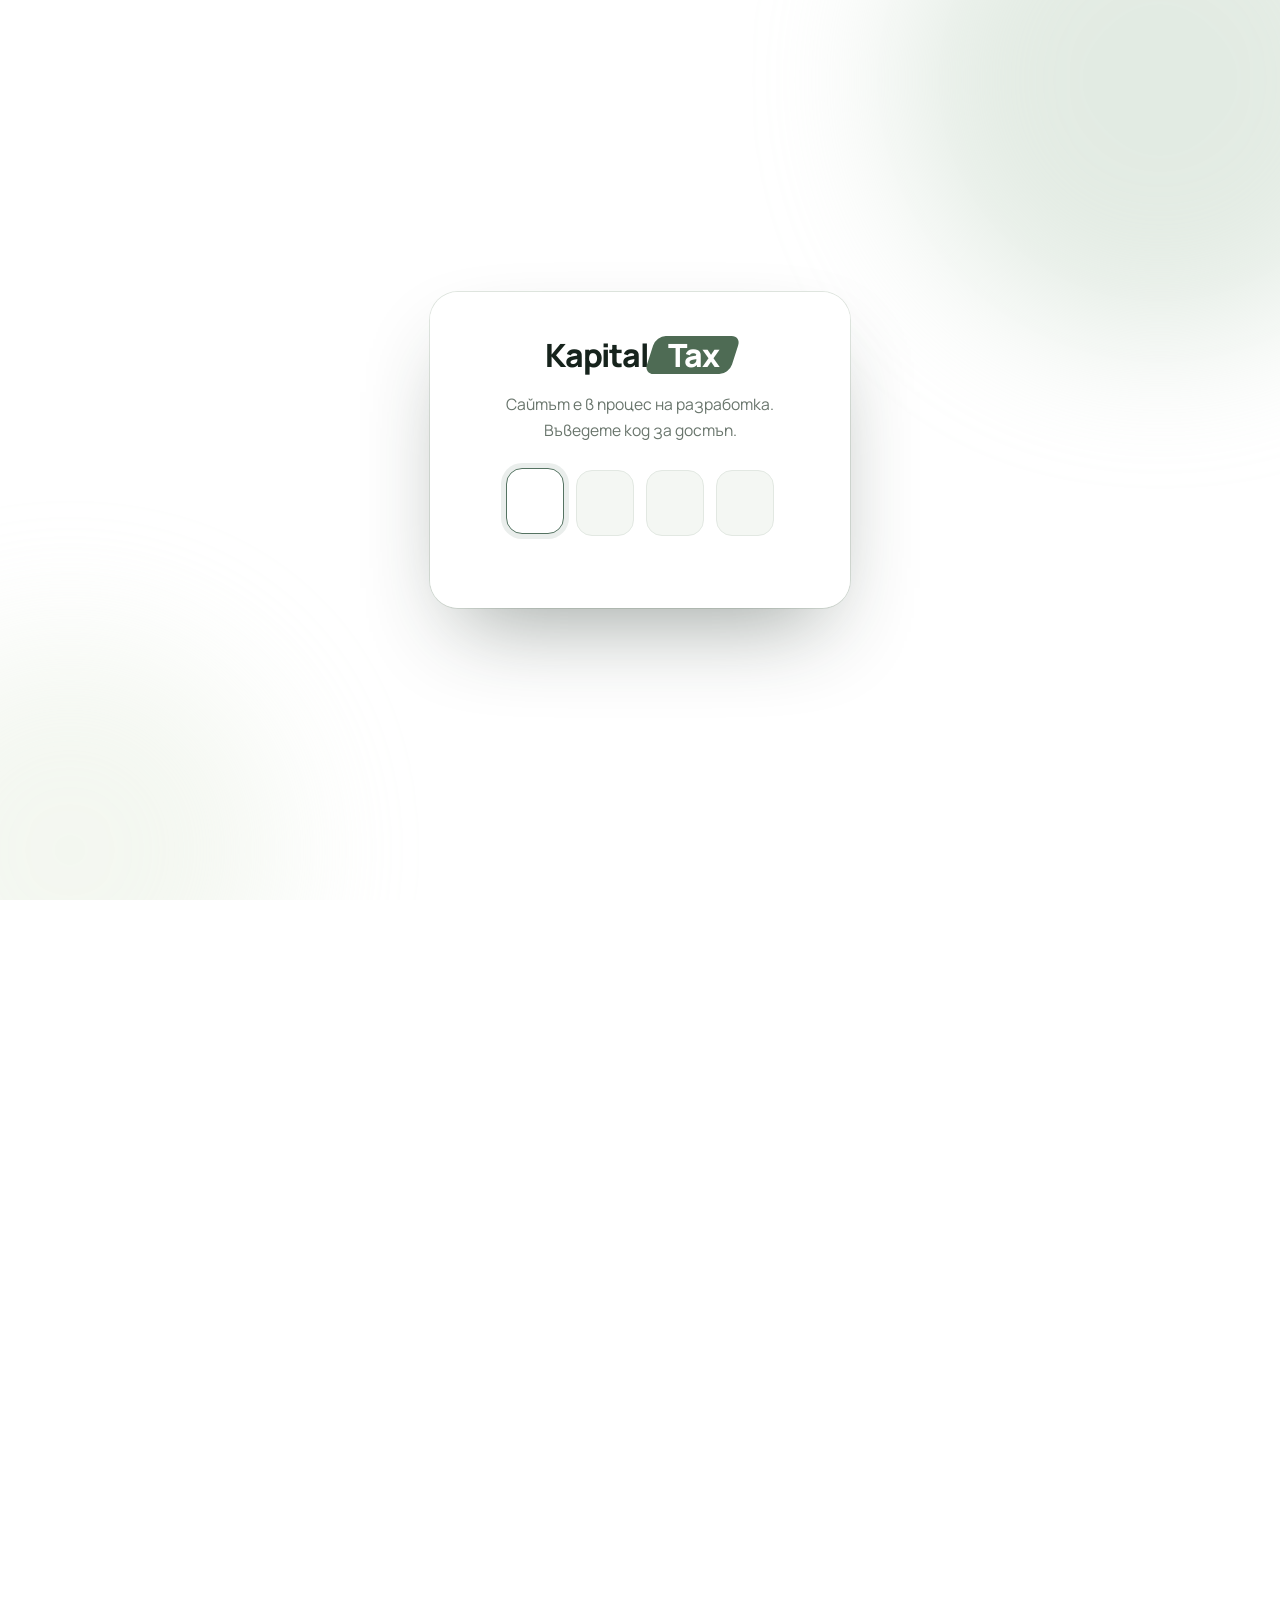
<file: uslugi.html>
<!doctype html>
<html lang="bg">
<head>
  <meta charset="utf-8">
  <meta name="viewport" content="width=device-width, initial-scale=1">
  <title>Услуги — Kapital Tax</title>
  <meta name="description" content="Счетоводно обслужване, ДДС и данъци, ТРЗ, годишно приключване, регистрация на фирми и данъчни консултации от Kapital Tax.">
  <meta name="theme-color" content="#557362">
  <link rel="icon" href="assets/img/favicon.svg" type="image/svg+xml">
  <link rel="preconnect" href="https://fonts.googleapis.com">
  <link rel="preconnect" href="https://fonts.gstatic.com" crossorigin>
  <link href="https://fonts.googleapis.com/css2?family=Manrope:wght@400;500;600;700;800&display=swap" rel="stylesheet">
  <link rel="stylesheet" href="assets/css/styles.css">
  <script src="assets/js/gate.js"></script>
</head>
<body data-page="uslugi">
  <div class="loader"><span class="wm"><span class="wm-k">Kapital</span><span class="wm-t">Tax</span></span></div>
  <header id="site-header"></header>

  <main>
    <section class="page-hero">
      <div class="hero-bg"><div class="grid-bg"></div><div class="blob blob-1"></div><div class="blob blob-2"></div></div>
      <div class="container">
        <div class="crumbs reveal"><a href="index.html">Начало</a> / <span>Услуги</span></div>
        <h1 class="reveal" style="--d:.1s">Услуги, които <span class="grad-text">движат бизнеса</span></h1>
        <p class="reveal" style="--d:.2s">Пълен спектър от счетоводни, данъчни и административни услуги — съобразени с размера и спецификата на вашата фирма.</p>
      </div>
    </section>

    <div class="container reveal" style="--d:.3s">
      <nav class="svc-nav" aria-label="Услуги">
        <a href="#schetovodstvo">Счетоводство</a><a href="#danaci">Данъци и ДДС</a><a href="#trz">ТРЗ</a><a href="#otcheti">Годишно приключване</a><a href="#fakturirane">Фактуриране</a><a href="#sklad">Склад</a><a href="#registracia">Регистрация</a><a href="#konsultacii">Консултации</a>
      </nav>
    </div>

    <section class="section" style="padding-top:40px">
      <div class="container">
        <article class="svc" id="schetovodstvo">
          <div class="reveal from-left">
            <span class="num">01 — СЧЕТОВОДСТВО</span>
            <h2>Абонаментно счетоводно обслужване</h2>
            <p style="color:var(--muted)">Поемаме цялото текущо счетоводство на фирмата ви — от обработката на първичните документи до изготвянето на управленски справки, които ви помагат да вземате по-добри решения.</p>
            <ul>
              <li>Осчетоводяване на документи</li><li>Банкови и касови операции</li><li>Дълготрайни активи</li><li>Складово счетоводство</li><li>Месечни справки за управлението</li><li>Кореспонденция с институции</li>
            </ul>
            <a href="kontakti.html?usluga=schetovodstvo" class="btn btn--primary">Поискай оферта <i data-icon="arrow"></i></a>
          </div>
          <div class="svc-visual reveal from-right"><div class="glyph" data-icon="calc"></div><span class="tag t1">✓ 1 240 документа / месец</span><span class="tag t2">📊 Справка в реално време</span></div>
        </article>

        <article class="svc" id="danaci">
          <div class="reveal from-right">
            <span class="num">02 — ДАНЪЦИ И ДДС</span>
            <h2>ДДС, данъчно планиране и оптимизация</h2>
            <p style="color:var(--muted)">Следим всеки срок и всяка законова промяна. Помагаме ви да плащате точно толкова данъци, колкото е необходимо — законно и прозрачно.</p>
            <ul>
              <li>Регистрация и дерегистрация по ЗДДС</li><li>Справки-декларации по ДДС</li><li>VIES и Интрастат</li><li>Данъчно планиране</li><li>Местни данъци и такси</li><li>Възстановяване на ДДС</li>
            </ul>
            <a href="kontakti.html?usluga=danaci" class="btn btn--primary">Поискай оферта <i data-icon="arrow"></i></a>
          </div>
          <div class="svc-visual reveal from-left"><div class="glyph" data-icon="receipt"></div><span class="tag t1">📅 До 14-то число</span><span class="tag t2">✓ 0 закъснели декларации</span></div>
        </article>

        <article class="svc" id="trz">
          <div class="reveal from-left">
            <span class="num">03 — ТРЗ И ЛИЧЕН СЪСТАВ</span>
            <h2>Труд, работна заплата и персонал</h2>
            <p style="color:var(--muted)">Пълна администрация на персонала — от назначаването до прекратяването на трудовите правоотношения, с коректни заплати и осигуровки всеки месец.</p>
            <ul>
              <li>Трудови и граждански договори</li><li>Ведомости и фишове</li><li>Декларации обр. 1 и 6</li><li>Болнични и отпуски</li><li>Уведомления до НАП</li><li>Трудови досиета</li>
            </ul>
            <a href="kontakti.html?usluga=trz" class="btn btn--primary">Поискай оферта <i data-icon="arrow"></i></a>
          </div>
          <div class="svc-visual reveal from-right"><div class="glyph" data-icon="users"></div><span class="tag t1">👥 1 – 200 служители</span><span class="tag t2">💸 Заплати навреме</span></div>
        </article>

        <article class="svc" id="otcheti">
          <div class="reveal from-right">
            <span class="num">04 — ГОДИШНО ПРИКЛЮЧВАНЕ</span>
            <h2>Годишни отчети и декларации</h2>
            <p style="color:var(--muted)">Изготвяме годишния финансов отчет и данъчните декларации, обявяваме ги в Търговския регистър и подаваме статистическите отчети към НСИ.</p>
            <ul>
              <li>Годишен финансов отчет</li><li>ГДД по чл. 92 ЗКПО</li><li>ГДД по чл. 50 ЗДДФЛ</li><li>Отчети към НСИ</li><li>Обявяване в ТР</li><li>Декларации за нулеви фирми</li>
            </ul>
            <a href="kontakti.html?usluga=otcheti" class="btn btn--primary">Поискай оферта <i data-icon="arrow"></i></a>
          </div>
          <div class="svc-visual reveal from-left"><div class="glyph" data-icon="file"></div><span class="tag t1">📁 ГФО + ГДД</span><span class="tag t2">✓ Публикувано в ТР</span></div>
        </article>

        <article class="svc" id="fakturirane">
          <div class="reveal from-left">
            <span class="num">05 — ОНЛАЙН ФАКТУРИРАНЕ</span>
            <h2>Издавайте и изпращайте фактури онлайн</h2>
            <p style="color:var(--muted)">Получавате онлайн достъп, от който сами издавате фактури за секунди и ги изпращате на клиентите си по имейл. Всяка фактура стига директно до счетоводителя ви, без да пренасяте документи.</p>
            <ul>
              <li>Фактури, проформи, известия</li><li>Изпращане по имейл с 1 клик</li><li>Повтарящи се фактури</li><li>Напомняния за плащане</li><li>Проверка по ЕИК и VIES</li><li>Евро, валута, 2 езика</li>
            </ul>
            <a href="kontakti.html?usluga=fakturirane" class="btn btn--primary">Заяви демо <i data-icon="arrow"></i></a>
          </div>
          <div class="svc-visual reveal from-right"><div class="glyph" data-icon="send"></div><span class="tag t1">⚡ Фактура за 30 сек.</span><span class="tag t2">✉️ Изпратена и отворена</span></div>
        </article>

        <article class="svc" id="sklad">
          <div class="reveal from-right">
            <span class="num">06 — УПРАВЛЕНИЕ НА СКЛАД</span>
            <h2>Наличности на склада онлайн</h2>
            <p style="color:var(--muted)">Виждате наличностите си онлайн в реално време, а ние водим складовото счетоводство вместо вас. Подходящо за търговци, онлайн магазини и производители.</p>
            <ul>
              <li>Наличности в реално време</li><li>Няколко склада</li><li>Известия за ниска наличност</li><li>Стокови разписки</li><li>Инвентаризация и ревизии</li><li>Себестойност и оборот</li>
            </ul>
            <a href="kontakti.html?usluga=sklad" class="btn btn--primary">Заяви демо <i data-icon="arrow"></i></a>
          </div>
          <div class="svc-visual reveal from-left"><div class="glyph" data-icon="box"></div><span class="tag t1">📦 1 284 артикула</span><span class="tag t2">🔔 Ниска наличност: 3</span></div>
        </article>

        <article class="svc" id="registracia">
          <div class="reveal from-left">
            <span class="num">07 — РЕГИСТРАЦИЯ</span>
            <h2>Регистрация и промени на фирми</h2>
            <p style="color:var(--muted)">Стартирате бизнес? Ще регистрираме фирмата ви бързо, ще изберем най-подходящата правна форма и ще ви подготвим за първия работен ден.</p>
            <ul>
              <li>Регистрация на ЕООД / ООД</li><li>Регистрация на ЕТ</li><li>Свободни професии</li><li>Промени по обстоятелства</li><li>Прехвърляне на дялове</li><li>Ликвидация</li>
            </ul>
            <a href="kontakti.html?usluga=registracia" class="btn btn--primary">Поискай оферта <i data-icon="arrow"></i></a>
          </div>
          <div class="svc-visual reveal from-right"><div class="glyph" data-icon="rocket"></div><span class="tag t1">⚡ До 3 работни дни</span><span class="tag t2">🏢 Всички правни форми</span></div>
        </article>

        <article class="svc" id="konsultacii">
          <div class="reveal from-right">
            <span class="num">08 — КОНСУЛТАЦИИ</span>
            <h2>Данъчни консултации и представителство</h2>
            <p style="color:var(--muted)">Експертно мнение по сложни казуси и надеждна защита на интересите ви при ревизии и проверки от контролните органи.</p>
            <ul>
              <li>Данъчни консултации</li><li>Представителство пред НАП</li><li>Ревизии и проверки</li><li>Международно данъчно облагане</li><li>Избягване на двойно данъчно облагане</li><li>Due diligence</li>
            </ul>
            <a href="kontakti.html?usluga=konsultacii" class="btn btn--primary">Поискай оферта <i data-icon="arrow"></i></a>
          </div>
          <div class="svc-visual reveal from-left"><div class="glyph" data-icon="scale"></div><span class="tag t1">🛡️ Пълна защита</span><span class="tag t2">🌍 Международни казуси</span></div>
        </article>
      </div>
    </section>

    <section class="section section--tint">
      <div class="container">
        <div class="section-head center reveal">
          <span class="eyebrow">За кого работим</span>
          <h2>Решения за всеки тип бизнес</h2>
        </div>
        <div class="grid grid-4" data-stagger>
          <div class="card"><div class="card-icon" data-icon="rocket"></div><h3>Стартъпи</h3><p>Регистрация, правилна структура и счетоводство, което расте с вас.</p></div>
          <div class="card"><div class="card-icon" data-icon="briefcase"></div><h3>Малки и средни фирми</h3><p>Цялостно обслужване с личен счетоводител.</p></div>
          <div class="card"><div class="card-icon" data-icon="globe"></div><h3>E-commerce</h3><p>Онлайн продажби, OSS режим, наложени платежи и маркетплейси.</p></div>
          <div class="card"><div class="card-icon" data-icon="heart"></div><h3>Свободни професии</h3><p>Лекари, адвокати, IT специалисти, консултанти.</p></div>
        </div>
      </div>
    </section>

    <section class="section">
      <div class="container">
        <div class="cta reveal zoom">
          <span class="cta-orb o1"></span><span class="cta-orb o2"></span>
          <div style="position:relative"><h2>Не сте сигурни от какво имате нужда?</h2><p>Разкажете ни за бизнеса си — ще ви препоръчаме точния пакет услуги.</p></div>
          <div class="cta-actions"><a href="kontakti.html" class="btn btn--white" data-magnetic>Безплатна консултация <i data-icon="arrow"></i></a></div>
        </div>
      </div>
    </section>
  </main>

  <footer id="site-footer"></footer>
  <script src="assets/js/main.js"></script>
</body>
</html>
</file>
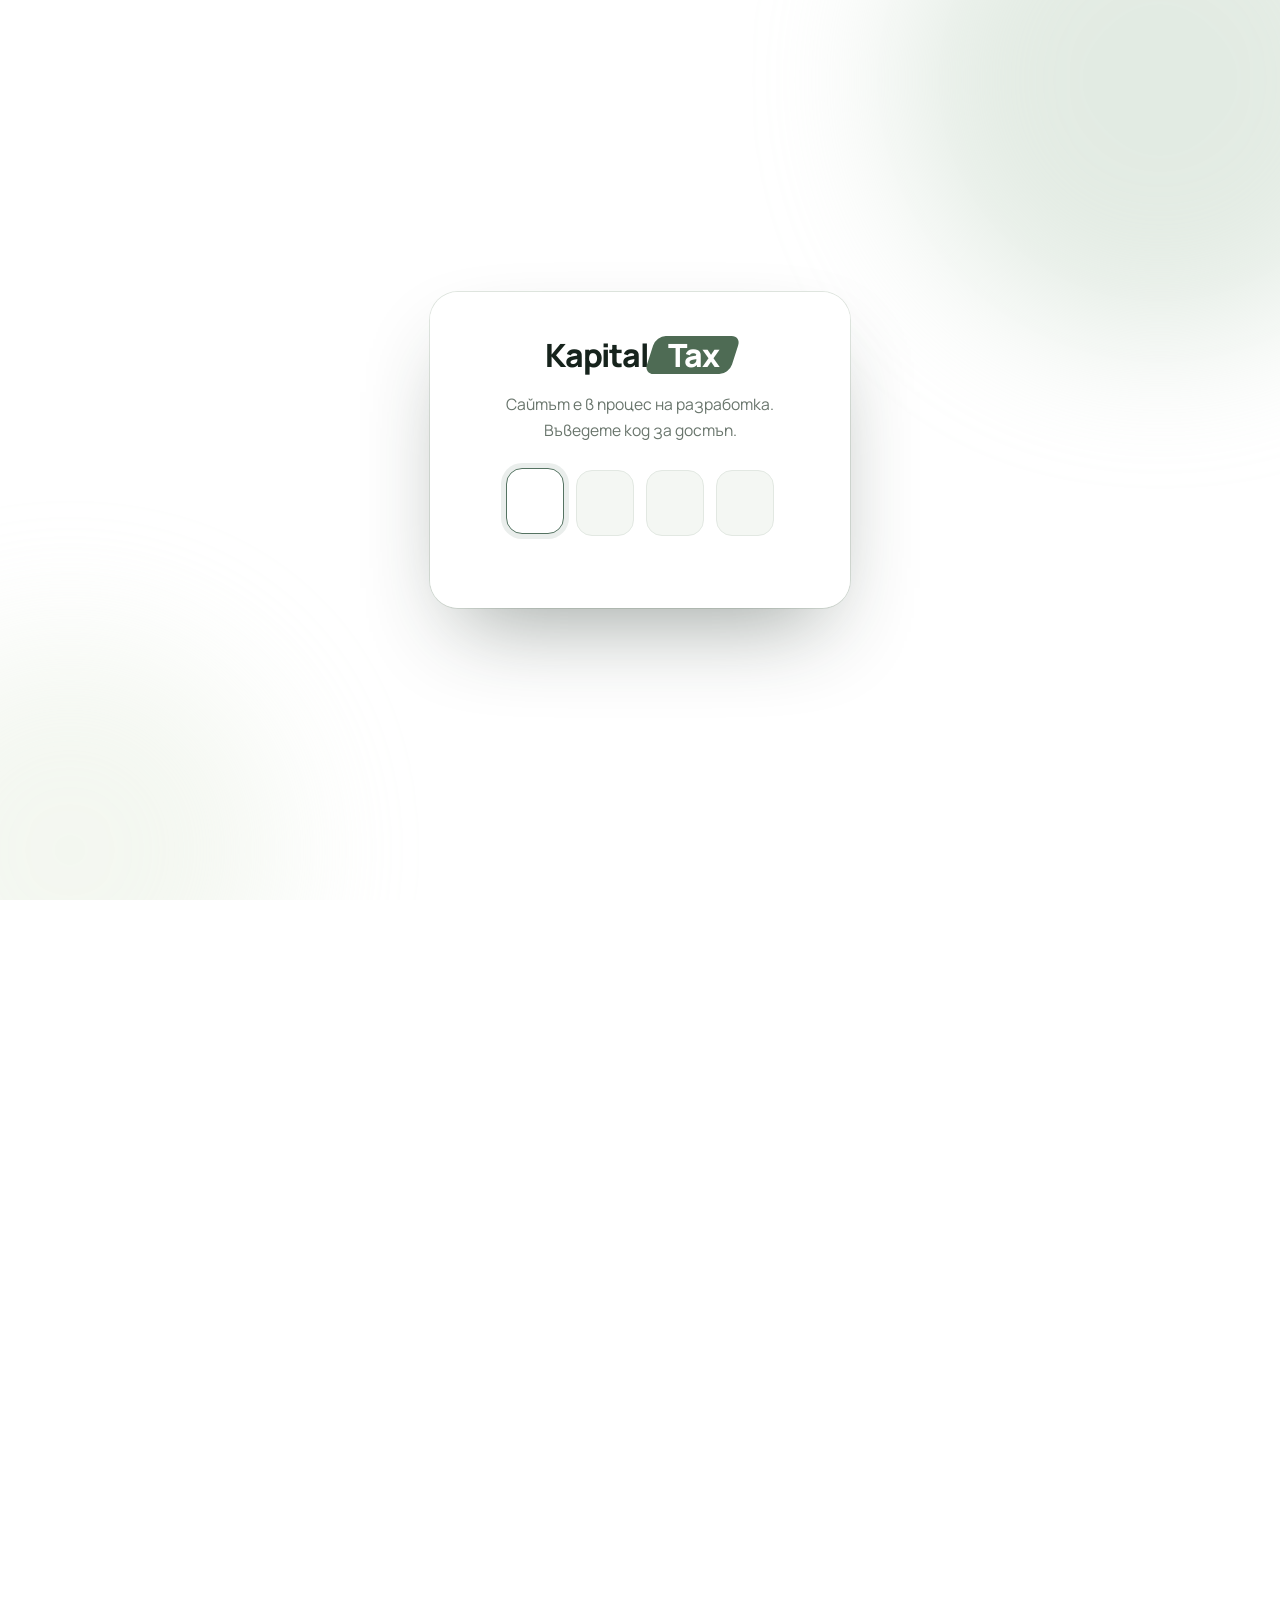
<file: za-nas.html>
<!doctype html>
<html lang="bg">
<head>
  <meta charset="utf-8">
  <meta name="viewport" content="width=device-width, initial-scale=1">
  <title>За нас — Kapital Tax</title>
  <meta name="description" content="Запознайте се с екипа на Kapital Tax — сертифицирани счетоводители и данъчни консултанти с над 15 години опит.">
  <meta name="theme-color" content="#557362">
  <link rel="icon" href="assets/img/favicon.svg" type="image/svg+xml">
  <link rel="preconnect" href="https://fonts.googleapis.com">
  <link rel="preconnect" href="https://fonts.gstatic.com" crossorigin>
  <link href="https://fonts.googleapis.com/css2?family=Manrope:wght@400;500;600;700;800&display=swap" rel="stylesheet">
  <link rel="stylesheet" href="assets/css/styles.css">
  <script src="assets/js/gate.js"></script>
</head>
<body data-page="za-nas">
  <div class="loader"><span class="wm"><span class="wm-k">Kapital</span><span class="wm-t">Tax</span></span></div>
  <header id="site-header"></header>

  <main>
    <section class="page-hero">
      <div class="hero-bg"><div class="grid-bg"></div><div class="blob blob-1"></div><div class="blob blob-2"></div></div>
      <div class="container">
        <div class="crumbs reveal"><a href="index.html">Начало</a> / <span>За нас</span></div>
        <h1 class="reveal" style="--d:.1s">Хората зад <span class="grad-text">Kapital Tax</span></h1>
        <p class="reveal" style="--d:.2s">Екип от сертифицирани счетоводители и данъчни консултанти, обединени от една цел — финансово спокойствие за нашите клиенти.</p>
      </div>
    </section>

    <section class="section" style="padding-top:20px">
      <div class="container split">
        <div class="visual-stack reveal from-left" data-reveal-group>
          <div class="vs-main">
            <svg class="vs-ring" viewBox="0 0 140 140"><circle class="bg" cx="70" cy="70" r="60"/><circle class="fg" cx="70" cy="70" r="60"/></svg>
            <div class="big"><b><span data-count="15">0</span>+</b><span>години опит</span></div>
          </div>
          <div class="vs-card">
            <h4>Удовлетвореност на клиентите</h4>
            <div class="bar-label"><span>Коректност</span><span>99%</span></div><div class="bar"><i style="--w:99%"></i></div>
            <div class="bar-label"><span>Бързина на отговор</span><span>96%</span></div><div class="bar"><i style="--w:96%"></i></div>
            <div class="bar-label"><span>Препоръчват ни</span><span>98%</span></div><div class="bar"><i style="--w:98%"></i></div>
          </div>
        </div>
        <div class="reveal from-right">
          <span class="eyebrow">Нашата история</span>
          <h2>Счетоводство с <span class="grad-text">човешко лице</span></h2>
          <p style="color:var(--muted);font-size:1.08rem">Kapital Tax започна като малка кантора с ясна идея: счетоводството не трябва да бъде източник на стрес. Днес сме екип от над 15 специалисти, който обслужва стотици фирми в цялата страна.</p>
          <p style="color:var(--muted);font-size:1.08rem">Съчетаваме дълбока експертиза в българското данъчно законодателство с модерни дигитални инструменти — за да получавате точна информация навреме, без хартия и без излишно чакане.</p>
          <div class="hero-actions" style="margin-top:30px"><a href="kontakti.html" class="btn btn--primary">Запознайте се с нас <i data-icon="arrow"></i></a></div>
        </div>
      </div>
    </section>

    <section class="section section--tint">
      <div class="container">
        <div class="section-head center reveal"><span class="eyebrow">Ценности</span><h2>В какво вярваме</h2></div>
        <div class="grid grid-4" data-stagger>
          <div class="card"><div class="card-icon" data-icon="shield"></div><h3>Коректност</h3><p>Всяка цифра е проверена два пъти. Нулева толерантност към грешки.</p></div>
          <div class="card"><div class="card-icon" data-icon="chat"></div><h3>Прозрачност</h3><p>Ясни цени, ясни отчети и честна комуникация — винаги.</p></div>
          <div class="card"><div class="card-icon" data-icon="bolt"></div><h3>Проактивност</h3><p>Предупреждаваме за рискове и възможности, преди да ги попитате.</p></div>
          <div class="card"><div class="card-icon" data-icon="sparkle"></div><h3>Иновация</h3><p>Дигитални процеси и автоматизация, които ви спестяват време.</p></div>
        </div>
      </div>
    </section>

    <section class="section">
      <div class="container">
        <div class="section-head center reveal"><span class="eyebrow">Екип</span><h2>Запознайте се с ръководството</h2></div>
        <div class="grid grid-4" data-stagger>
          <div class="card team-card"><div class="team-photo" style="background:linear-gradient(135deg,#557362,#7f9a86)">ТС</div><h3>Таня Соколова</h3><small>Управител, дипломиран експерт-счетоводител</small><p>Над 18 години опит в счетоводството и одита.</p></div>
          <div class="card team-card"><div class="team-photo" style="background:linear-gradient(135deg,#7f9a86,#a9c2a9)">НС</div><h3>Николай Стоянов</h3><small>Главен данъчен консултант</small><p>Експерт по ДДС и международно данъчно облагане.</p></div>
          <div class="card team-card"><div class="team-photo" style="background:linear-gradient(135deg,#2f4538,#557362)">ВА</div><h3>Виктория Ангелова</h3><small>Ръководител ТРЗ</small><p>Отговаря за заплатите на над 2 000 служители.</p></div>
          <div class="card team-card"><div class="team-photo" style="background:linear-gradient(135deg,#a9c2a9,#557362)">ИТ</div><h3>Иван Тодоров</h3><small>Старши счетоводител</small><p>Специалист по e-commerce и IT компании.</p></div>
        </div>
      </div>
    </section>

    <section class="section section--tint">
      <div class="container">
        <div class="section-head center reveal"><span class="eyebrow">Пътят ни</span><h2>Ключови моменти</h2></div>
        <div class="timeline">
          <div class="tl-item reveal"><b>2011</b><h3>Основаване</h3><p>Стартираме като малка счетоводна кантора с първите 10 клиента.</p></div>
          <div class="tl-item reveal"><b>2015</b><h3>Разширяване на екипа</h3><p>Добавяме отдел ТРЗ и данъчни консултации и преминаваме 100 клиента.</p></div>
          <div class="tl-item reveal"><b>2020</b><h3>Изцяло дигитално</h3><p>Въвеждаме онлайн обмен на документи и клиентски справки в реално време.</p></div>
          <div class="tl-item reveal"><b>2026</b><h3>350+ клиенти</h3><p>Обслужваме фирми от цялата страна и международни компании с дейност в България.</p></div>
        </div>
      </div>
    </section>

    <section class="section">
      <div class="container">
        <div class="cta reveal zoom">
          <span class="cta-orb o1"></span><span class="cta-orb o2"></span>
          <div style="position:relative"><h2>Станете част от нашите клиенти</h2><p>Ще се радваме да се запознаем с вас и вашия бизнес.</p></div>
          <div class="cta-actions"><a href="kontakti.html" class="btn btn--white" data-magnetic>Свържете се с нас <i data-icon="arrow"></i></a></div>
        </div>
      </div>
    </section>
  </main>

  <footer id="site-footer"></footer>
  <script src="assets/js/main.js"></script>
</body>
</html>
</file>
<file: assets/css/styles.css>
/* =========================================================
   Kapital Tax — основен стил
   ========================================================= */
:root {
  --sage-900: #1f2e25;
  --sage-800: #2c3f33;
  --sage-700: #3f5a4b;
  --sage-600: #4a6656;
  --sage-500: #557362;
  --sage-400: #93ab97;
  --sage-200: #ccdccf;
  --sage-100: #e6eee6;
  --sage-50: #f4f7f3;
  --pink: #a9c2a9;
  --ink: #1b2620;
  --text: #3a453e;
  --muted: #69756c;
  --line: #e2e8e2;
  --white: #ffffff;
  --bg: #ffffff;
  --radius: 22px;
  --radius-sm: 14px;
  --shadow-sm: 0 2px 10px rgba(27,38,32, .06);
  --shadow: 0 18px 50px -18px rgba(31,46,37, .28);
  --shadow-lg: 0 40px 90px -30px rgba(31,46,37, .45);
  --grad: linear-gradient(135deg, #557362 0%, #7f9a86 55%, #a9c2a9 100%);
  --ease: cubic-bezier(.2, .8, .2, 1);
  --container: 1200px;
}

*, *::before, *::after { box-sizing: border-box; }
html { scroll-behavior: smooth; -webkit-text-size-adjust: 100%; }
body {
  margin: 0;
  font-family: "Manrope", system-ui, -apple-system, "Segoe UI", sans-serif;
  color: var(--text);
  background: var(--bg);
  line-height: 1.65;
  font-size: 17px;
  -webkit-font-smoothing: antialiased;
  overflow-x: hidden;
}
html, body, main { overflow-x: clip; }
img, svg { display: block; max-width: 100%; }
a { color: inherit; text-decoration: none; }
button, input, select, textarea { font: inherit; color: inherit; }
h1, h2, h3, h4 { color: var(--ink); line-height: 1.12; margin: 0 0 .5em; letter-spacing: -.02em; font-weight: 800; }
h1 { font-size: clamp(2.3rem, 5vw, 4.1rem); letter-spacing: -.035em; }
h2 { font-size: clamp(1.9rem, 3.8vw, 3rem); letter-spacing: -.03em; }
h3 { font-size: 1.28rem; }
p { margin: 0 0 1em; }
::selection { background: var(--sage-500); color: #fff; }

.container { width: min(var(--container), 100% - 40px); margin-inline: auto; }
.section { padding: clamp(80px, 11vw, 140px) 0; position: relative; }
.section--tint { background: var(--sage-50); }
.section--dark { background: var(--ink); color: #c9d3cb; }
.section--dark h2, .section--dark h3 { color: #fff; }

.grad-text {
  background: var(--grad);
  -webkit-background-clip: text;
  background-clip: text;
  color: transparent;
  background-size: 200% 200%;
  animation: gradShift 6s ease infinite;
}
@keyframes gradShift { 0%,100% { background-position: 0% 50%; } 50% { background-position: 100% 50%; } }

.eyebrow {
  display: inline-flex; align-items: center; gap: 10px;
  font-size: .8rem; font-weight: 700; letter-spacing: .14em; text-transform: uppercase;
  color: var(--sage-600);
  padding: 8px 16px; border-radius: 99px;
  background: var(--sage-100);
  margin-bottom: 22px;
}
.eyebrow::before { content: ""; width: 7px; height: 7px; border-radius: 50%; background: var(--sage-500); box-shadow: 0 0 0 4px rgba(85,115,98,.18); animation: pulse 2s infinite; }
.section--dark .eyebrow { background: rgba(147,171,151,.14); color: var(--sage-200); }
@keyframes pulse { 0%,100% { box-shadow: 0 0 0 4px rgba(85,115,98,.18); } 50% { box-shadow: 0 0 0 8px rgba(85,115,98,0); } }

.section-head { max-width: 720px; margin-bottom: 60px; }
.section-head.center { text-align: center; margin-inline: auto; }
.section-head p { font-size: 1.12rem; color: var(--muted); }
.section--dark .section-head p { color: #9aa89e; }

/* ---------- Buttons ---------- */
.btn {
  --bx: 50%; --by: 50%;
  position: relative; display: inline-flex; align-items: center; justify-content: center; gap: 10px;
  padding: 16px 28px; border-radius: 99px; border: 0; cursor: pointer;
  font-weight: 700; font-size: 1rem; white-space: nowrap;
  transition: transform .35s var(--ease), box-shadow .35s var(--ease), background .3s;
  overflow: hidden; isolation: isolate;
}
.btn svg { width: 18px; height: 18px; transition: transform .35s var(--ease); }
.btn:hover svg { transform: translateX(4px); }
.btn--primary { background: var(--grad); color: #fff; box-shadow: 0 14px 34px -12px rgba(85,115,98,.7); }
.btn--primary::after {
  content: ""; position: absolute; inset: 0; z-index: -1;
  background: radial-gradient(160px circle at var(--bx) var(--by), rgba(255,255,255,.35), transparent 60%);
  opacity: 0; transition: opacity .3s;
}
.btn--primary:hover { transform: translateY(-3px); box-shadow: 0 22px 40px -14px rgba(85,115,98,.8); }
.btn--primary:hover::after { opacity: 1; }
.btn--ghost { background: #fff; color: var(--ink); box-shadow: inset 0 0 0 1.5px var(--line); }
.btn--ghost:hover { box-shadow: inset 0 0 0 1.5px var(--sage-400); color: var(--sage-600); transform: translateY(-3px); }
.btn--white { background: #fff; color: var(--sage-700); }
.btn--white:hover { transform: translateY(-3px); box-shadow: 0 20px 40px -14px rgba(0,0,0,.4); }
.btn--sm { padding: 12px 22px; font-size: .94rem; }

/* ---------- Header ---------- */
.header {
  position: fixed; inset: 0 0 auto; z-index: 100;
  padding: 18px 0;
  transition: padding .4s var(--ease), background .4s, box-shadow .4s, backdrop-filter .4s;
}
.header.scrolled {
  padding: 10px 0;
  background: rgba(255,255,255,.93);
  backdrop-filter: saturate(180%) blur(16px);
  -webkit-backdrop-filter: saturate(180%) blur(16px);
  box-shadow: 0 1px 0 var(--line), 0 10px 30px -20px rgba(31,46,37,.25);
}
.header .container { display: flex; align-items: center; justify-content: space-between; gap: 24px; }
.logo { display: flex; align-items: center; gap: 12px; font-weight: 800; font-size: 1.28rem; color: var(--ink); letter-spacing: -.02em; }
.logo-mark {
  width: 42px; height: 42px; border-radius: 13px; background: var(--grad);
  display: grid; place-items: center; color: #fff; font-weight: 800; font-size: 1.15rem;
  box-shadow: 0 10px 22px -8px rgba(85,115,98,.7);
  transition: transform .5s var(--ease);
}
.logo:hover .logo-mark { transform: rotate(-8deg) scale(1.06); }
.logo span b { color: var(--sage-600); font-weight: 800; }

.nav { display: flex; align-items: center; gap: 6px; }
.nav a {
  position: relative; padding: 10px 16px; border-radius: 99px; font-weight: 600; font-size: .97rem; color: var(--text);
  transition: color .25s, background .25s;
}
.nav a:hover { color: var(--sage-600); background: var(--sage-50); }
.nav a.active { color: var(--sage-600); }
.nav a.active::after { content: ""; position: absolute; left: 50%; bottom: 4px; width: 5px; height: 5px; border-radius: 50%; background: var(--sage-500); transform: translateX(-50%); }
.header-cta { display: flex; align-items: center; gap: 14px; }
.header-phone { font-weight: 700; color: var(--ink); font-size: .95rem; display: flex; align-items: center; gap: 8px; }
.header-phone svg { width: 18px; color: var(--sage-500); }

.burger { display: none; width: 46px; height: 46px; border-radius: 14px; border: 0; background: var(--sage-50); cursor: pointer; position: relative; }
.burger span { position: absolute; left: 13px; right: 13px; height: 2px; background: var(--ink); border-radius: 2px; transition: transform .4s var(--ease), opacity .3s, top .4s var(--ease); }
.burger span:nth-child(1) { top: 16px; } .burger span:nth-child(2) { top: 22px; } .burger span:nth-child(3) { top: 28px; }
body.menu-open .burger span:nth-child(1) { top: 22px; transform: rotate(45deg); }
body.menu-open .burger span:nth-child(2) { opacity: 0; }
body.menu-open .burger span:nth-child(3) { top: 22px; transform: rotate(-45deg); }

/* ---------- Hero ---------- */
.hero { position: relative; padding: 170px 0 110px; overflow: hidden; }
.hero-bg { position: absolute; inset: 0; z-index: -1; pointer-events: none; }
.blob { position: absolute; border-radius: 50%; filter: blur(70px); opacity: .55; will-change: transform; }
.blob-1 { width: 560px; height: 560px; background: #c7d8c8; top: -160px; right: -120px; animation: float1 16s ease-in-out infinite; }
.blob-2 { width: 420px; height: 420px; background: #dfe9d6; bottom: -120px; left: -140px; opacity: .35; animation: float2 18s ease-in-out infinite; }
.blob-3 { width: 300px; height: 300px; background: #93ab97; top: 40%; left: 45%; opacity: .25; animation: float1 20s ease-in-out infinite reverse; }
@keyframes float1 { 0%,100% { transform: translate(0,0) scale(1); } 33% { transform: translate(-60px,50px) scale(1.08); } 66% { transform: translate(40px,-30px) scale(.95); } }
@keyframes float2 { 0%,100% { transform: translate(0,0) scale(1); } 50% { transform: translate(80px,-60px) scale(1.1); } }
.grid-bg {
  position: absolute; inset: 0;
  background-image: linear-gradient(rgba(85,115,98,.07) 1px, transparent 1px), linear-gradient(90deg, rgba(85,115,98,.07) 1px, transparent 1px);
  background-size: 64px 64px;
  mask-image: radial-gradient(ellipse 70% 60% at 50% 30%, #000 30%, transparent 80%);
  -webkit-mask-image: radial-gradient(ellipse 70% 60% at 50% 30%, #000 30%, transparent 80%);
}
.hero-grid { display: grid; grid-template-columns: 1.1fr .9fr; gap: 60px; align-items: center; }
.hero h1 .line { display: block; overflow: hidden; }
.hero h1 .line > span { display: inline-block; transform: translateY(110%); animation: lineUp 1s var(--ease) forwards; }
.hero h1 .line:nth-child(2) > span { animation-delay: .12s; }
.hero h1 .line:nth-child(3) > span { animation-delay: .24s; }
@keyframes lineUp { to { transform: translateY(0); } }
.hero-lead { font-size: 1.2rem; color: var(--muted); max-width: 560px; margin: 26px 0 38px; }
.hero-actions { display: flex; gap: 14px; flex-wrap: wrap; }
.hero-trust { display: flex; align-items: center; gap: 18px; margin-top: 46px; }
.avatars { display: flex; }
.avatars span {
  width: 44px; height: 44px; border-radius: 50%; border: 3px solid #fff; margin-left: -12px;
  display: grid; place-items: center; font-weight: 700; color: #fff; font-size: .85rem;
  box-shadow: var(--shadow-sm);
}
.avatars span:first-child { margin-left: 0; }
.hero-trust small { display: block; color: var(--muted); font-size: .9rem; }
.hero-trust strong { color: var(--ink); }
.stars { color: #f5b301; letter-spacing: 2px; font-size: .95rem; }

/* Hero visual: dashboard card */
.hero-visual { position: relative; perspective: 1400px; }
.dash {
  position: relative; background: #fff; border-radius: 28px; padding: 28px;
  box-shadow: var(--shadow-lg), 0 0 0 1px var(--line);
  transform-style: preserve-3d; transition: transform .2s ease-out;
  animation: dashIn 1.2s var(--ease) .3s both;
}
@keyframes dashIn { from { opacity: 0; transform: translateY(60px) rotateX(18deg); } to { opacity: 1; transform: none; } }
.dash-top { display: flex; justify-content: space-between; align-items: center; margin-bottom: 18px; }
.dash-top small { color: var(--muted); font-weight: 600; font-size: .85rem; }
.dash-amount { font-size: 2.3rem; font-weight: 800; color: var(--ink); letter-spacing: -.03em; line-height: 1; }
.chip { font-size: .78rem; font-weight: 700; padding: 6px 12px; border-radius: 99px; background: #dcfce7; color: #15803d; }
.chart { height: 150px; margin: 18px 0 22px; }
.chart path.area { fill: url(#chartGrad); }
.chart path.stroke { fill: none; stroke: var(--sage-500); stroke-width: 3; stroke-linecap: round; stroke-dasharray: 900; stroke-dashoffset: 900; animation: draw 2.4s var(--ease) .9s forwards; }
@keyframes draw { to { stroke-dashoffset: 0; } }
.dash-rows { display: grid; gap: 12px; }
.dash-row { display: flex; align-items: center; gap: 14px; padding: 12px 14px; border-radius: 14px; background: var(--sage-50); }
.dash-row .ic { width: 38px; height: 38px; border-radius: 11px; display: grid; place-items: center; background: #fff; color: var(--sage-600); flex-shrink: 0; }
.dash-row .ic svg { width: 19px; }
.dash-row div { flex: 1; font-size: .9rem; }
.dash-row b { display: block; color: var(--ink); font-size: .95rem; }
.dash-row small { color: var(--muted); }
.dash-row .ok { color: #16a34a; font-weight: 700; font-size: .85rem; }
.float-card {
  position: absolute; background: #fff; border-radius: 18px; padding: 14px 18px;
  box-shadow: var(--shadow), 0 0 0 1px var(--line); display: flex; align-items: center; gap: 12px;
  font-size: .9rem; font-weight: 600; color: var(--ink);
  animation: bob 6s ease-in-out infinite;
}
.float-card .ic { width: 38px; height: 38px; border-radius: 12px; background: var(--grad); color: #fff; display: grid; place-items: center; }
.float-card .ic svg { width: 18px; }
.float-card small { display: block; color: var(--muted); font-weight: 500; font-size: .8rem; }
.fc-1 { top: -54px; left: -40px; animation-delay: -2s; }
.fc-2 { bottom: 40px; right: -46px; }
@keyframes bob { 0%,100% { transform: translateY(0); } 50% { transform: translateY(-14px); } }

/* ---------- Marquee ---------- */
.marquee { padding: 34px 0; border-block: 1px solid var(--line); overflow: hidden; position: relative; background: #fff; }
.marquee::before, .marquee::after { content: ""; position: absolute; top: 0; bottom: 0; width: 140px; z-index: 2; }
.marquee::before { left: 0; background: linear-gradient(90deg, #fff, transparent); }
.marquee::after { right: 0; background: linear-gradient(-90deg, #fff, transparent); }
.marquee-track { display: flex; gap: 70px; width: max-content; animation: marquee 34s linear infinite; }
.marquee-track span { display: flex; align-items: center; gap: 12px; font-weight: 700; font-size: 1.1rem; color: #a9b5ab; white-space: nowrap; }
.marquee-track span svg { width: 22px; color: var(--sage-400); }
@keyframes marquee { to { transform: translateX(-50%); } }

/* ---------- Cards / services ---------- */
.grid { display: grid; gap: 26px; }
.grid-3 { grid-template-columns: repeat(3, 1fr); }
.grid-2 { grid-template-columns: repeat(2, 1fr); }
.grid-4 { grid-template-columns: repeat(4, 1fr); }

.card {
  --mx: 50%; --my: 50%;
  position: relative; background: #fff; border-radius: var(--radius); padding: 36px 32px;
  box-shadow: 0 0 0 1px var(--line); overflow: hidden;
  transition: transform .5s var(--ease), box-shadow .5s var(--ease);
}
.card::before {
  content: ""; position: absolute; inset: 0; pointer-events: none;
  background: radial-gradient(420px circle at var(--mx) var(--my), rgba(85,115,98,.10), transparent 45%);
  opacity: 0; transition: opacity .4s;
}
.card:hover { transform: translateY(-8px); box-shadow: 0 0 0 1px var(--sage-200), var(--shadow); }
.card:hover::before { opacity: 1; }
.card-icon {
  width: 60px; height: 60px; border-radius: 18px; display: grid; place-items: center;
  background: var(--sage-100); color: var(--sage-600); margin-bottom: 26px;
  transition: transform .5s var(--ease), background .4s, color .4s;
}
.card-icon svg { width: 28px; height: 28px; }
.card:hover .card-icon { background: var(--grad); color: #fff; transform: rotate(-6deg) scale(1.06); }
.card p { color: var(--muted); font-size: .98rem; }
.card-link { display: inline-flex; align-items: center; gap: 8px; font-weight: 700; color: var(--sage-600); font-size: .95rem; margin-top: 6px; }
.card-link svg { width: 16px; transition: transform .35s var(--ease); }
.card:hover .card-link svg { transform: translateX(5px); }
.card-num { position: absolute; top: 26px; right: 30px; font-weight: 800; font-size: 3.2rem; color: var(--sage-50); line-height: 1; transition: color .4s; }
.card:hover .card-num { color: var(--sage-100); }
.card ul { list-style: none; padding: 0; margin: 18px 0 0; display: grid; gap: 10px; }
.card ul li { display: flex; gap: 10px; font-size: .95rem; color: var(--text); }
.card ul li::before { content: ""; flex-shrink: 0; width: 20px; height: 20px; margin-top: 3px; border-radius: 50%; background: var(--sage-100) url("data:image/svg+xml,%3Csvg xmlns='http://www.w3.org/2000/svg' viewBox='0 0 24 24' fill='none' stroke='%23557362' stroke-width='3' stroke-linecap='round' stroke-linejoin='round'%3E%3Cpath d='M20 6 9 17l-5-5'/%3E%3C/svg%3E") center/12px no-repeat; }

/* ---------- Stats ---------- */
.stats { display: grid; grid-template-columns: repeat(4, 1fr); gap: 20px; }
.stat { padding: 34px 28px; border-radius: var(--radius); background: rgba(255,255,255,.04); border: 1px solid rgba(255,255,255,.08); transition: background .4s, transform .5s var(--ease); }
.stat:hover { background: rgba(147,171,151,.08); transform: translateY(-6px); }
.stat-num { font-size: clamp(2.6rem, 4.5vw, 3.6rem); font-weight: 800; color: #fff; letter-spacing: -.04em; line-height: 1; }
.stat-num sup { font-size: .5em; color: var(--sage-400); top: -.8em; margin-left: 2px; }
.stat p { margin: 12px 0 0; color: #9aa89e; font-size: .96rem; }
.dark-glow { position: absolute; inset: 0; overflow: hidden; pointer-events: none; }
.dark-glow::before { content: ""; position: absolute; width: 700px; height: 700px; border-radius: 50%; background: radial-gradient(circle, rgba(85,115,98,.35), transparent 65%); top: -350px; left: 50%; transform: translateX(-50%); }

/* ---------- Split / feature ---------- */
.split { display: grid; grid-template-columns: 1fr 1fr; gap: 80px; align-items: center; }
.feature-list { display: grid; gap: 22px; margin-top: 34px; }
.feature { display: flex; gap: 18px; }
.feature .ic { width: 50px; height: 50px; flex-shrink: 0; border-radius: 15px; background: var(--sage-100); color: var(--sage-600); display: grid; place-items: center; }
.feature .ic svg { width: 24px; }
.feature h4 { margin: 2px 0 4px; font-size: 1.08rem; }
.feature p { margin: 0; color: var(--muted); font-size: .97rem; }
.visual-stack { position: relative; aspect-ratio: 1 / 1.02; }
.vs-main {
  position: absolute; inset: 0 10% 10% 0; border-radius: 30px; background: var(--grad); overflow: hidden;
  box-shadow: var(--shadow-lg);
}
.vs-main::before { content: ""; position: absolute; inset: 0; background: radial-gradient(circle at 20% 20%, rgba(255,255,255,.35), transparent 50%), repeating-linear-gradient(45deg, rgba(255,255,255,.06) 0 2px, transparent 2px 22px); }
.vs-main .big { position: absolute; left: 40px; bottom: 40px; color: #fff; }
.vs-main .big b { font-size: clamp(3.4rem, 7vw, 5.6rem); line-height: 1; display: block; letter-spacing: -.04em; }
.vs-main .big span { opacity: .85; font-weight: 600; }
.vs-ring { position: absolute; top: 40px; right: 18%; width: 140px; height: 140px; }
.vs-ring circle { fill: none; stroke-width: 10; }
.vs-ring .bg { stroke: rgba(255,255,255,.2); }
.vs-ring .fg { stroke: #fff; stroke-linecap: round; stroke-dasharray: 377; stroke-dashoffset: 377; transform: rotate(-90deg); transform-origin: center; transition: stroke-dashoffset 2s var(--ease); }
.in .vs-ring .fg { stroke-dashoffset: 30; }
.vs-card {
  position: absolute; right: 0; bottom: 0; width: 58%; background: #fff; border-radius: 24px; padding: 24px;
  box-shadow: var(--shadow-lg), 0 0 0 1px var(--line);
}
.vs-card h4 { font-size: 1rem; margin-bottom: 14px; }
.bar { height: 8px; border-radius: 9px; background: var(--sage-100); overflow: hidden; margin: 6px 0 14px; }
.bar i { display: block; height: 100%; width: 0; border-radius: inherit; background: var(--grad); transition: width 1.6s var(--ease) .3s; }
.in .bar i { width: var(--w); }
.bar-label { display: flex; justify-content: space-between; font-size: .85rem; font-weight: 600; color: var(--text); }

/* ---------- Process ---------- */
.process { display: grid; grid-template-columns: repeat(4, 1fr); gap: 26px; position: relative; counter-reset: step; }
.process::before { content: ""; position: absolute; top: 34px; left: 12%; right: 12%; height: 2px; background: repeating-linear-gradient(90deg, var(--sage-200) 0 8px, transparent 8px 16px); }
.step { position: relative; text-align: center; padding: 0 10px; }
.step-dot {
  width: 70px; height: 70px; border-radius: 50%; margin: 0 auto 24px; display: grid; place-items: center;
  background: #fff; color: var(--sage-600); font-weight: 800; font-size: 1.3rem; position: relative;
  box-shadow: 0 0 0 1px var(--sage-200), 0 0 0 8px var(--sage-50);
  transition: transform .5s var(--ease), background .4s, color .4s;
}
.step:hover .step-dot { background: var(--grad); color: #fff; transform: scale(1.1); }
.step p { color: var(--muted); font-size: .96rem; }

/* ---------- Testimonials ---------- */
.testi-wrap { position: relative; overflow: hidden; }
.testi-track { display: flex; transition: transform .8s var(--ease); }
.testi { flex: 0 0 100%; padding: 0 4px; }
.testi-card { background: #fff; border-radius: 30px; padding: clamp(32px, 5vw, 60px); box-shadow: 0 0 0 1px var(--line), var(--shadow); display: grid; grid-template-columns: auto 1fr; gap: 40px; align-items: center; }
.quote-mark { width: 90px; height: 90px; border-radius: 26px; background: var(--grad); display: grid; place-items: center; color: #fff; }
.quote-mark svg { width: 42px; }
.testi blockquote { margin: 0 0 22px; font-size: clamp(1.15rem, 2vw, 1.45rem); color: var(--ink); font-weight: 600; line-height: 1.5; letter-spacing: -.01em; }
.testi-author { display: flex; align-items: center; gap: 14px; }
.testi-author .av { width: 50px; height: 50px; border-radius: 50%; display: grid; place-items: center; color: #fff; font-weight: 700; }
.testi-author b { color: var(--ink); display: block; }
.testi-author small { color: var(--muted); }
.testi-nav { display: flex; align-items: center; justify-content: center; gap: 14px; margin-top: 34px; }
.testi-nav button { width: 52px; height: 52px; border-radius: 50%; border: 0; background: #fff; box-shadow: 0 0 0 1px var(--line); cursor: pointer; display: grid; place-items: center; color: var(--ink); transition: background .3s, color .3s, transform .3s; }
.testi-nav button:hover { background: var(--sage-600); color: #fff; transform: scale(1.06); }
.testi-nav button svg { width: 20px; }
.dots { display: flex; gap: 8px; }
.dots i { width: 8px; height: 8px; border-radius: 9px; background: var(--sage-200); transition: width .4s var(--ease), background .3s; cursor: pointer; }
.dots i.on { width: 30px; background: var(--sage-600); }

/* ---------- FAQ ---------- */
.faq { max-width: 860px; margin: 0 auto; display: grid; gap: 14px; }
.faq-item { background: #fff; border-radius: 20px; box-shadow: 0 0 0 1px var(--line); transition: box-shadow .4s; }
.faq-item.open { box-shadow: 0 0 0 1.5px var(--sage-400), var(--shadow); }
.faq-q { width: 100%; text-align: left; background: none; border: 0; cursor: pointer; padding: 24px 28px; display: flex; justify-content: space-between; align-items: center; gap: 20px; font-weight: 700; font-size: 1.08rem; color: var(--ink); }
.faq-q .pm { width: 34px; height: 34px; flex-shrink: 0; border-radius: 50%; background: var(--sage-50); position: relative; transition: background .3s, transform .5s var(--ease); }
.faq-q .pm::before, .faq-q .pm::after { content: ""; position: absolute; left: 50%; top: 50%; width: 12px; height: 2px; background: var(--sage-600); border-radius: 2px; transform: translate(-50%,-50%); transition: transform .4s var(--ease), background .3s; }
.faq-q .pm::after { transform: translate(-50%,-50%) rotate(90deg); }
.faq-item.open .pm { background: var(--sage-600); transform: rotate(180deg); }
.faq-item.open .pm::before, .faq-item.open .pm::after { background: #fff; }
.faq-item.open .pm::after { transform: translate(-50%,-50%) rotate(0); }
.faq-a { display: grid; grid-template-rows: 0fr; transition: grid-template-rows .5s var(--ease); }
.faq-item.open .faq-a { grid-template-rows: 1fr; }
.faq-a > div { overflow: hidden; }
.faq-a p { padding: 0 28px 24px; margin: 0; color: var(--muted); }

/* ---------- CTA ---------- */
.cta {
  position: relative; border-radius: 36px; padding: clamp(50px, 7vw, 90px); overflow: hidden; color: #fff;
  background: linear-gradient(135deg, #2f4538, #557362 50%, #7f9a86);
  background-size: 200% 200%; animation: gradShift 10s ease infinite;
  display: grid; grid-template-columns: 1.4fr auto; gap: 40px; align-items: center;
}
.cta h2 { color: #fff; margin-bottom: 12px; }
.cta p { color: rgba(255,255,255,.82); font-size: 1.12rem; margin: 0; max-width: 560px; }
.cta-orb { position: absolute; border-radius: 50%; border: 1px solid rgba(255,255,255,.18); pointer-events: none; }
.cta-orb.o1 { width: 420px; height: 420px; right: -120px; top: -180px; animation: spin 30s linear infinite; }
.cta-orb.o2 { width: 620px; height: 620px; right: -220px; top: -280px; border-style: dashed; animation: spin 50s linear infinite reverse; }
.cta-orb.o1::after { content: ""; position: absolute; width: 14px; height: 14px; border-radius: 50%; background: #fff; top: 50%; left: -7px; box-shadow: 0 0 20px #fff; }
@keyframes spin { to { transform: rotate(360deg); } }
.cta-actions { position: relative; display: flex; gap: 14px; flex-wrap: wrap; }

/* ---------- Page hero (inner pages) ---------- */
.page-hero { position: relative; padding: 180px 0 90px; overflow: hidden; text-align: center; }
.page-hero p { max-width: 640px; margin: 22px auto 0; font-size: 1.18rem; color: var(--muted); }
.crumbs { display: inline-flex; gap: 10px; font-size: .9rem; color: var(--muted); margin-bottom: 18px; font-weight: 600; }
.crumbs a:hover { color: var(--sage-600); }

/* ---------- Pricing ---------- */
.toggle { display: inline-flex; padding: 6px; border-radius: 99px; background: var(--sage-50); box-shadow: inset 0 0 0 1px var(--line); position: relative; margin: 0 auto 50px; }
.toggle button { position: relative; z-index: 1; border: 0; background: none; padding: 12px 26px; border-radius: 99px; font-weight: 700; cursor: pointer; color: var(--muted); transition: color .3s; }
.toggle button.on { color: #fff; }
.toggle .pill { position: absolute; top: 6px; bottom: 6px; left: 6px; border-radius: 99px; background: var(--grad); transition: transform .5s var(--ease), width .5s var(--ease); box-shadow: 0 8px 20px -8px rgba(85,115,98,.7); }
.toggle .save { font-size: .72rem; background: #dcfce7; color: #15803d; padding: 3px 8px; border-radius: 99px; margin-left: 6px; }
.price-card { display: flex; flex-direction: column; }
.price-card.featured { background: var(--ink); color: #c9d3cb; box-shadow: var(--shadow-lg); transform: scale(1.03); }
.price-card.featured:hover { transform: scale(1.03) translateY(-8px); }
.price-card.featured h3, .price-card.featured .price { color: #fff; }
.price-card.featured p, .price-card.featured ul li { color: #c9d3cb; }
.price-card.featured ul li::before { background-color: rgba(147,171,151,.2); }
.badge { position: absolute; top: 24px; right: 24px; font-size: .75rem; font-weight: 700; padding: 6px 12px; border-radius: 99px; background: var(--grad); color: #fff; }
.price { font-size: 3rem; font-weight: 800; color: var(--ink); letter-spacing: -.04em; line-height: 1; margin: 16px 0 6px; display: flex; align-items: baseline; gap: 6px; }
.price small { font-size: .95rem; font-weight: 600; color: var(--muted); letter-spacing: 0; }
.price .val { display: inline-block; transition: transform .4s var(--ease), opacity .3s; }
.price .val.flip { transform: translateY(-10px); opacity: 0; }
.price-card .btn { margin-top: auto; }
.price-card ul { margin-bottom: 30px; }

/* ---------- Team / values ---------- */
.team-card { text-align: center; padding: 30px 24px 34px; }
.team-photo { width: 120px; height: 120px; margin: 0 auto 22px; border-radius: 34px; display: grid; place-items: center; color: #fff; font-size: 2.1rem; font-weight: 800; transition: border-radius .6s var(--ease), transform .6s var(--ease); }
.team-card:hover .team-photo { border-radius: 50%; transform: rotate(-4deg); }
.team-card small { color: var(--sage-600); font-weight: 700; font-size: .9rem; }
.team-card p { margin-top: 12px; }
.timeline { position: relative; max-width: 860px; margin: 0 auto; }
.timeline::before { content: ""; position: absolute; left: 22px; top: 0; bottom: 0; width: 2px; background: linear-gradient(var(--sage-500), var(--sage-100)); }
.tl-item { position: relative; padding: 0 0 46px 76px; }
.tl-item::before { content: ""; position: absolute; left: 12px; top: 4px; width: 22px; height: 22px; border-radius: 50%; background: #fff; border: 5px solid var(--sage-500); box-shadow: 0 0 0 6px var(--sage-50); }
.tl-item b { color: var(--sage-600); font-size: .9rem; letter-spacing: .1em; }
.tl-item h3 { margin: 6px 0 8px; }
.tl-item p { color: var(--muted); margin: 0; }

/* ---------- Service detail (services page) ---------- */
.svc { display: grid; grid-template-columns: 1fr 1fr; gap: 70px; align-items: center; padding: 70px 0; border-bottom: 1px solid var(--line); }
.svc:last-child { border-bottom: 0; }
.svc:nth-child(even) .svc-visual { order: -1; }
.svc-visual {
  position: relative; border-radius: 30px; aspect-ratio: 4/3; background: var(--sage-50); overflow: hidden;
  display: grid; place-items: center; box-shadow: 0 0 0 1px var(--line);
}
.svc-visual::before { content: ""; position: absolute; width: 70%; aspect-ratio: 1; border-radius: 50%; background: var(--grad); filter: blur(60px); opacity: .35; animation: float1 14s ease-in-out infinite; }
.svc-visual .glyph { position: relative; width: 150px; height: 150px; border-radius: 40px; background: #fff; display: grid; place-items: center; color: var(--sage-600); box-shadow: var(--shadow-lg); transition: transform .8s var(--ease); }
.svc-visual .glyph svg { width: 70px; height: 70px; }
.svc:hover .glyph { transform: rotate(-8deg) scale(1.06); }
.svc-visual .tag { position: absolute; background: #fff; border-radius: 14px; padding: 10px 16px; font-weight: 700; font-size: .88rem; color: var(--ink); box-shadow: var(--shadow); animation: bob 7s ease-in-out infinite; }
.svc-visual .tag.t1 { top: 14%; left: 8%; }
.svc-visual .tag.t2 { bottom: 14%; right: 8%; animation-delay: -3s; }
.svc .num { font-weight: 800; color: var(--sage-400); letter-spacing: .1em; font-size: .9rem; }
.svc ul { list-style: none; padding: 0; margin: 24px 0 30px; display: grid; grid-template-columns: 1fr 1fr; gap: 12px 20px; }
.svc ul li { display: flex; gap: 10px; font-size: .97rem; }
.svc ul li::before { content: ""; flex-shrink: 0; width: 20px; height: 20px; margin-top: 3px; border-radius: 50%; background: var(--sage-100) url("data:image/svg+xml,%3Csvg xmlns='http://www.w3.org/2000/svg' viewBox='0 0 24 24' fill='none' stroke='%23557362' stroke-width='3' stroke-linecap='round' stroke-linejoin='round'%3E%3Cpath d='M20 6 9 17l-5-5'/%3E%3C/svg%3E") center/12px no-repeat; }
.svc-nav { position: sticky; top: 84px; z-index: 50; display: flex; justify-content: center; gap: 8px; flex-wrap: wrap; padding: 14px; margin: 0 auto; width: fit-content; max-width: 100%; border-radius: 99px; background: rgba(255,255,255,.85); backdrop-filter: blur(14px); -webkit-backdrop-filter: blur(14px); box-shadow: 0 0 0 1px var(--line), var(--shadow-sm); }
.svc-nav a { padding: 9px 18px; border-radius: 99px; font-weight: 600; font-size: .92rem; transition: background .3s, color .3s; }
.svc-nav a:hover, .svc-nav a.on { background: var(--sage-600); color: #fff; }

/* ---------- Contact ---------- */
.contact-grid { display: grid; grid-template-columns: .85fr 1.15fr; gap: 50px; align-items: start; }
.contact-info { display: grid; gap: 16px; }
.info-card { display: flex; gap: 18px; align-items: flex-start; padding: 24px; border-radius: 20px; background: #fff; box-shadow: 0 0 0 1px var(--line); transition: transform .4s var(--ease), box-shadow .4s; }
.info-card:hover { transform: translateX(6px); box-shadow: 0 0 0 1px var(--sage-200), var(--shadow); }
.info-card .ic { width: 52px; height: 52px; flex-shrink: 0; border-radius: 16px; background: var(--grad); color: #fff; display: grid; place-items: center; }
.info-card .ic svg { width: 22px; }
.info-card small { color: var(--muted); font-weight: 600; font-size: .85rem; }
.info-card b { display: block; color: var(--ink); font-size: 1.05rem; }
.info-card a:hover { color: var(--sage-600); }
.form-card { background: #fff; border-radius: 30px; padding: clamp(28px, 4vw, 50px); box-shadow: 0 0 0 1px var(--line), var(--shadow-lg); position: relative; overflow: hidden; }
.form-card h2 { font-size: clamp(1.6rem, 3vw, 2.2rem); }
.form-grid { display: grid; grid-template-columns: 1fr 1fr; gap: 18px; margin-top: 28px; }
.form-grid .full { grid-column: 1 / -1; }
.field { position: relative; }
.field input, .field select, .field textarea {
  width: 100%; padding: 26px 18px 10px; border-radius: 16px; border: 1.5px solid var(--line); background: var(--sage-50);
  outline: none; font-size: 1rem; transition: border-color .3s, background .3s, box-shadow .3s; appearance: none; -webkit-appearance: none;
}
.field textarea { min-height: 150px; resize: vertical; }
.field label { position: absolute; left: 19px; top: 18px; color: var(--muted); font-size: 1rem; pointer-events: none; transition: all .25s var(--ease); }
.field input:focus, .field select:focus, .field textarea:focus { border-color: var(--sage-500); background: #fff; box-shadow: 0 0 0 5px rgba(85,115,98,.12); }
.field input:focus + label, .field input:not(:placeholder-shown) + label,
.field textarea:focus + label, .field textarea:not(:placeholder-shown) + label,
.field select + label { top: 8px; font-size: .76rem; font-weight: 700; color: var(--sage-600); letter-spacing: .02em; }
.field select { cursor: pointer; background-image: url("data:image/svg+xml,%3Csvg xmlns='http://www.w3.org/2000/svg' viewBox='0 0 24 24' fill='none' stroke='%23557362' stroke-width='2.5' stroke-linecap='round' stroke-linejoin='round'%3E%3Cpath d='m6 9 6 6 6-6'/%3E%3C/svg%3E"); background-repeat: no-repeat; background-position: right 16px center; background-size: 18px; padding-right: 46px; }
.field.error input, .field.error textarea, .field.error select { border-color: #e11d48; background: #fff1f3; }
.field .err { display: none; color: #e11d48; font-size: .82rem; font-weight: 600; margin-top: 6px; padding-left: 4px; }
.field.error .err { display: block; }
.chips { display: flex; flex-wrap: wrap; gap: 10px; }
.chips label { cursor: pointer; }
.chips input { position: absolute; opacity: 0; pointer-events: none; }
.chips span { display: inline-block; padding: 10px 18px; border-radius: 99px; border: 1.5px solid var(--line); font-weight: 600; font-size: .92rem; transition: all .3s var(--ease); user-select: none; }
.chips label:hover span { border-color: var(--sage-400); }
.chips input:checked + span { background: var(--sage-600); color: #fff; border-color: var(--sage-600); transform: scale(1.03); }
.chips input:focus-visible + span { box-shadow: 0 0 0 4px rgba(85,115,98,.25); }
.group-label { font-weight: 700; color: var(--ink); font-size: .95rem; margin-bottom: 10px; display: block; }
.consent { display: flex; gap: 12px; align-items: flex-start; font-size: .9rem; color: var(--muted); cursor: pointer; }
.consent input { width: 20px; height: 20px; accent-color: var(--sage-600); margin-top: 2px; flex-shrink: 0; }
.consent a { color: var(--sage-600); font-weight: 600; text-decoration: underline; }
.form-foot { display: flex; align-items: center; justify-content: space-between; gap: 20px; margin-top: 26px; flex-wrap: wrap; }
.form-foot small { color: var(--muted); display: flex; align-items: center; gap: 8px; }
.form-foot small svg { width: 16px; color: var(--sage-500); }
.btn .spinner { width: 18px; height: 18px; border: 2.5px solid rgba(255,255,255,.4); border-top-color: #fff; border-radius: 50%; animation: spin .8s linear infinite; display: none; }
.btn.loading .spinner { display: block; }
.btn.loading .label, .btn.loading svg { display: none; }
.form-success { position: absolute; inset: 0; background: #fff; display: grid; place-items: center; text-align: center; padding: 40px; opacity: 0; visibility: hidden; transition: opacity .5s, visibility .5s; }
.form-success.show { opacity: 1; visibility: visible; }
.form-success .check { width: 96px; height: 96px; border-radius: 50%; background: var(--grad); display: grid; place-items: center; margin: 0 auto 26px; transform: scale(0); transition: transform .7s cubic-bezier(.34,1.56,.64,1) .2s; box-shadow: 0 20px 40px -14px rgba(85,115,98,.7); }
.form-success.show .check { transform: scale(1); }
.form-success .check svg { width: 46px; color: #fff; stroke-dasharray: 30; stroke-dashoffset: 30; transition: stroke-dashoffset .6s ease .7s; }
.form-success.show .check svg { stroke-dashoffset: 0; }
.form-success p { color: var(--muted); max-width: 380px; margin: 0 auto 24px; }
.map { margin-top: 16px; border-radius: 20px; overflow: hidden; box-shadow: 0 0 0 1px var(--line); aspect-ratio: 16/10; background: var(--sage-50); }
.map iframe { width: 100%; height: 100%; border: 0; filter: grayscale(.2) hue-rotate(20deg); }
.hours { padding: 24px; border-radius: 20px; background: var(--ink); color: #c9d3cb; }
.hours h4 { color: #fff; margin-bottom: 14px; display: flex; align-items: center; gap: 10px; }
.hours .live { width: 9px; height: 9px; border-radius: 50%; background: #22c55e; box-shadow: 0 0 0 4px rgba(34,197,94,.2); }
.hours .live.closed { background: #f43f5e; box-shadow: 0 0 0 4px rgba(244,63,94,.2); }
.hours div { display: flex; justify-content: space-between; padding: 8px 0; border-bottom: 1px dashed rgba(255,255,255,.1); font-size: .95rem; }
.hours div:last-child { border: 0; }
.hours b { color: #fff; }


/* ---------- Platform tabs ---------- */
.ptabs-nav { position: relative; display: flex; width: fit-content; max-width: 100%; margin: 0 auto 56px; padding: 6px; border-radius: 99px; background: #fff; box-shadow: 0 0 0 1px var(--line), var(--shadow-sm); }
.ptabs-nav button { position: relative; z-index: 1; display: flex; align-items: center; gap: 9px; border: 0; background: none; padding: 13px 24px; border-radius: 99px; font-weight: 700; cursor: pointer; color: var(--muted); transition: color .35s; white-space: nowrap; }
.ptabs-nav button svg { width: 18px; }
.ptabs-nav button.on { color: #fff; }
.ptabs-nav button:not(.on):hover { color: var(--sage-600); }
.ptabs-nav .pill { position: absolute; top: 6px; bottom: 6px; left: 0; border-radius: 99px; background: var(--grad); box-shadow: 0 10px 24px -10px rgba(85,115,98,.8); transition: transform .55s var(--ease), width .55s var(--ease); }
.ppanels { display: grid; }
.ppanel { grid-area: 1 / 1; display: grid; grid-template-columns: 1fr 1.05fr; gap: 70px; align-items: center; opacity: 0; visibility: hidden; transform: translateY(24px); transition: opacity .5s var(--ease), transform .7s var(--ease), visibility .5s; }
.ppanel.on { opacity: 1; visibility: visible; transform: none; }
.ppanel .num { font-weight: 800; color: var(--sage-400); letter-spacing: .1em; font-size: .85rem; }
.ppanel h3 { font-size: clamp(1.6rem, 2.8vw, 2.3rem); margin-top: 10px; letter-spacing: -.03em; }
.ppanel-text > p { color: var(--muted); font-size: 1.05rem; }
.checks { list-style: none; padding: 0; margin: 22px 0 32px; display: grid; gap: 12px; }
.checks li { display: flex; gap: 12px; }
.checks li::before { content: ""; flex-shrink: 0; width: 22px; height: 22px; margin-top: 2px; border-radius: 50%; background: var(--grad); -webkit-mask: none; box-shadow: 0 4px 10px -4px rgba(85,115,98,.6); background-image: url("data:image/svg+xml,%3Csvg xmlns='http://www.w3.org/2000/svg' viewBox='0 0 24 24' fill='none' stroke='%23fff' stroke-width='3.5' stroke-linecap='round' stroke-linejoin='round'%3E%3Cpath d='M20 6 9 17l-5-5'/%3E%3C/svg%3E"), var(--grad); background-size: 12px, cover; background-position: center; background-repeat: no-repeat; }
.mock-wrap { position: relative; padding: 30px 20px; }
.mock-wrap::before { content: ""; position: absolute; inset: 10% 5%; background: var(--grad); filter: blur(70px); opacity: .25; border-radius: 50%; }
.mock-wrap .float-card { z-index: 2; }
.mf-1 { top: -6px; right: -10px; }
.mf-2 { bottom: -4px; left: -10px; animation-delay: -3s; }
.float-card.warn .ic { background: linear-gradient(135deg, #f59e0b, #f97316); }
.ppanel:not(.on) .float-card { animation-play-state: paused; }
.logo-mark.sm { width: 34px; height: 34px; border-radius: 10px; font-size: .95rem; box-shadow: none; }

/* invoice */
.invoice, .stock, .archive { position: relative; background: #fff; border-radius: 26px; padding: 28px; box-shadow: var(--shadow-lg), 0 0 0 1px var(--line); }
.inv-head { display: flex; justify-content: space-between; align-items: flex-start; padding-bottom: 18px; border-bottom: 1px dashed var(--line); }
.inv-head > div { display: grid; grid-template-columns: auto 1fr; column-gap: 12px; align-items: center; }
.inv-head .logo-mark { grid-row: span 2; }
.inv-head b { color: var(--ink); letter-spacing: .08em; font-size: 1rem; }
.inv-head small { color: var(--muted); font-size: .82rem; }
.inv-status { display: inline-flex; align-items: center; gap: 8px; font-size: .8rem; font-weight: 700; color: #15803d; background: #dcfce7; padding: 6px 12px; border-radius: 99px; }
.inv-status i { width: 7px; height: 7px; border-radius: 50%; background: #22c55e; animation: pulse 2s infinite; }
.inv-parties { display: grid; grid-template-columns: 1fr 1fr; gap: 16px; padding: 18px 0; font-size: .88rem; }
.inv-parties small { display: block; color: var(--muted); font-size: .75rem; text-transform: uppercase; letter-spacing: .08em; font-weight: 700; }
.inv-parties b { display: block; color: var(--ink); }
.inv-parties span { color: var(--muted); }
.inv-lines { border-radius: 14px; overflow: hidden; background: var(--sage-50); }
.inv-row { display: grid; grid-template-columns: 1fr 50px 100px; padding: 11px 16px; font-size: .88rem; border-bottom: 1px solid #fff; }
.inv-row span:not(:first-child) { text-align: right; }
.inv-row.th { font-weight: 700; color: var(--sage-700); font-size: .78rem; text-transform: uppercase; letter-spacing: .06em; background: var(--sage-100); }
.ppanel.on .inv-row:not(.th) { animation: rowIn .6s var(--ease) both; }
.ppanel.on .inv-row:nth-child(3) { animation-delay: .1s; } .ppanel.on .inv-row:nth-child(4) { animation-delay: .2s; }
@keyframes rowIn { from { opacity: 0; transform: translateX(-16px); } }
.inv-total { padding: 16px 4px 0; display: grid; gap: 6px; font-size: .9rem; }
.inv-total div { display: flex; justify-content: space-between; color: var(--muted); }
.inv-total .big { color: var(--ink); font-weight: 800; font-size: 1.25rem; }
.inv-actions { display: flex; gap: 10px; margin-top: 20px; }
.inv-actions .btn { cursor: default; }

/* stock */
.stock-top { display: flex; justify-content: space-between; align-items: center; gap: 12px; margin-bottom: 20px; flex-wrap: wrap; }
.stock-top small { color: var(--muted); font-weight: 600; font-size: .85rem; display: block; }
.stock-top b { font-size: 2rem; color: var(--ink); letter-spacing: -.03em; }
.stock-list { display: grid; gap: 10px; }
.stock-row { display: grid; grid-template-columns: auto 1fr auto; gap: 14px; align-items: center; padding: 12px 14px; border-radius: 14px; background: var(--sage-50); transition: transform .3s var(--ease); }
.stock-row:hover { transform: translateX(4px); }
.stock-row b { font-size: .92rem; color: var(--ink); }
.stock-row .bar { margin: 6px 0 0; height: 6px; background: #fff; }
.sku { font-size: .72rem; font-weight: 800; color: var(--sage-600); background: #fff; padding: 6px 8px; border-radius: 8px; letter-spacing: .04em; }
.qty { font-weight: 700; font-size: .88rem; color: var(--ink); }
.stock-row.low { background: #fff7ed; }
.stock-row.low .bar i { background: linear-gradient(90deg, #f97316, #f59e0b); }
.stock-row.low .qty { color: #ea580c; }
.ppanel .bar i { transition: width 1.4s var(--ease) .2s; width: 0; }
.ppanel.on.in-view .bar i { width: var(--w); }

/* archive */
.drop { border: 2px dashed var(--sage-200); border-radius: 18px; padding: 26px; text-align: center; background: var(--sage-50); margin-bottom: 14px; transition: border-color .3s, background .3s; }
.drop:hover { border-color: var(--sage-500); background: var(--sage-100); }
.drop > span { width: 52px; height: 52px; margin: 0 auto 10px; border-radius: 16px; background: var(--grad); color: #fff; display: grid; place-items: center; animation: bob 4s ease-in-out infinite; }
.drop > span svg { width: 24px; }
.drop b { display: block; color: var(--ink); }
.drop small { color: var(--muted); }
.file { display: grid; grid-template-columns: auto 1fr auto; gap: 14px; align-items: center; padding: 12px 14px; border-radius: 14px; box-shadow: 0 0 0 1px var(--line); margin-top: 10px; }
.file b { font-size: .86rem; color: var(--ink); display: block; overflow: hidden; text-overflow: ellipsis; white-space: nowrap; }
.file .bar { margin: 6px 0 0; height: 5px; }
.ft { width: 40px; height: 40px; border-radius: 11px; display: grid; place-items: center; font-size: .66rem; font-weight: 800; color: #fff; background: #ef4444; }
.ft.img { background: #0ea5e9; } .ft.xml { background: var(--sage-500); }
.file .ok { color: #16a34a; font-weight: 800; }
.file .pct { font-weight: 700; font-size: .82rem; color: var(--sage-600); }
.loading-bar { position: relative; overflow: hidden; }
.loading-bar::after { content: ""; position: absolute; inset: 0; background: linear-gradient(90deg, transparent, rgba(255,255,255,.7), transparent); animation: shimmer 1.4s infinite; }
@keyframes shimmer { from { transform: translateX(-100%); } to { transform: translateX(100%); } }

/* digital flow */
.flow { display: grid; grid-template-columns: repeat(4, 1fr); gap: 24px; position: relative; }
.flow::before { content: ""; position: absolute; top: 40px; left: 12%; right: 12%; height: 2px; background: repeating-linear-gradient(90deg, var(--sage-400) 0 10px, transparent 10px 20px); background-size: 20px 2px; animation: flowDash 1s linear infinite; opacity: .6; }
@keyframes flowDash { to { background-position: 20px 0; } }
.flow-step { position: relative; text-align: center; }
.flow-ic { width: 80px; height: 80px; margin: 0 auto 18px; border-radius: 26px; background: #fff; color: var(--sage-600); display: grid; place-items: center; box-shadow: 0 0 0 1px var(--line), var(--shadow); transition: transform .5s var(--ease), background .4s, color .4s; }
.flow-ic svg { width: 32px; }
.flow-step:hover .flow-ic { background: var(--grad); color: #fff; transform: translateY(-6px) rotate(-6deg); }
.flow-step b { display: block; color: var(--ink); font-size: 1.05rem; }
.flow-step small { color: var(--muted); }


/* ---------- Personal contact ---------- */
.person-visual { position: relative; padding: 40px 30px 140px; }
.person-visual::before { content: ""; position: absolute; inset: 5% 10% 20%; background: var(--grad); filter: blur(80px); opacity: .28; border-radius: 50%; animation: float1 16s ease-in-out infinite; }
.person-card { position: relative; background: #fff; border-radius: 28px; padding: 30px; box-shadow: var(--shadow-lg), 0 0 0 1px var(--line); }
.pc-top { display: flex; align-items: center; gap: 18px; padding-bottom: 22px; border-bottom: 1px dashed var(--line); }
.pc-avatar { position: relative; width: 78px; height: 78px; flex-shrink: 0; border-radius: 24px; background: linear-gradient(135deg, #557362, #a9c2a9); color: #fff; font-weight: 800; font-size: 1.5rem; display: grid; place-items: center; }
.pc-online { position: absolute; right: -4px; bottom: -4px; width: 20px; height: 20px; border-radius: 50%; background: #22c55e; border: 4px solid #fff; animation: pulseGreen 2s infinite; }
@keyframes pulseGreen { 0%,100% { box-shadow: 0 0 0 0 rgba(34,197,94,.5); } 50% { box-shadow: 0 0 0 8px rgba(34,197,94,0); } }
.pc-top small { color: var(--muted); font-weight: 600; font-size: .82rem; }
.pc-top b { display: block; color: var(--ink); font-size: 1.25rem; }
.pc-status { color: #16a34a; font-size: .85rem; font-weight: 600; }
.pc-actions { display: grid; grid-template-columns: repeat(3, 1fr); gap: 10px; margin: 22px 0; }
.pc-actions span { display: flex; flex-direction: column; align-items: center; gap: 8px; padding: 14px 8px; border-radius: 16px; background: var(--sage-50); font-weight: 700; font-size: .85rem; color: var(--ink); transition: background .3s, color .3s, transform .4s var(--ease); }
.pc-actions span svg { width: 22px; color: var(--sage-600); transition: color .3s; }
.pc-actions span:hover { background: var(--grad); color: #fff; transform: translateY(-4px); }
.pc-actions span:hover svg { color: #fff; }
.pc-meeting { display: flex; align-items: center; gap: 14px; padding: 14px; border-radius: 18px; box-shadow: 0 0 0 1px var(--line); }
.pc-meeting > div:nth-child(2) { flex: 1; }
.pc-meeting b { display: block; color: var(--ink); font-size: .95rem; }
.pc-meeting small { color: var(--muted); font-size: .82rem; }
.pc-date { width: 54px; height: 58px; border-radius: 14px; background: var(--ink); color: #fff; text-align: center; display: grid; align-content: center; flex-shrink: 0; }
.pc-date small { color: var(--sage-400); font-weight: 800; font-size: .68rem; letter-spacing: .1em; }
.pc-date b { color: #fff; font-size: 1.4rem; line-height: 1; }
.pc-bubble { position: absolute; left: -10px; bottom: 10px; max-width: 330px; background: var(--ink); color: #e3eae4; border-radius: 22px 22px 22px 6px; padding: 18px 22px; font-size: .93rem; font-weight: 500; line-height: 1.5; box-shadow: var(--shadow-lg); animation: bob 7s ease-in-out infinite; }
.pc-bubble .stars { display: block; font-size: .8rem; margin-bottom: 6px; }
.pc-bubble small { display: block; margin-top: 8px; color: var(--sage-400); font-weight: 700; font-size: .8rem; }

/* ---------- Footer ---------- */
.footer { background: var(--ink); color: #9aa89e; padding: 90px 0 30px; position: relative; overflow: hidden; }
.footer::before { content: ""; position: absolute; width: 600px; height: 600px; border-radius: 50%; background: radial-gradient(circle, rgba(85,115,98,.25), transparent 65%); right: -200px; top: -300px; }
.footer-grid { position: relative; display: grid; grid-template-columns: 1.5fr 1fr 1fr 1.2fr; gap: 50px; }
.footer .logo { color: #fff; }
.footer .logo span b { color: var(--sage-400); }
.footer p { font-size: .96rem; margin-top: 20px; max-width: 320px; }
.footer h4 { color: #fff; font-size: 1rem; margin-bottom: 20px; }
.footer ul { list-style: none; padding: 0; margin: 0; display: grid; gap: 12px; font-size: .96rem; }
.footer ul a { transition: color .25s, padding .3s var(--ease); }
.footer ul a:hover { color: #fff; padding-left: 6px; }
.socials { display: flex; gap: 10px; margin-top: 24px; }
.socials a { width: 42px; height: 42px; border-radius: 13px; background: rgba(255,255,255,.06); display: grid; place-items: center; transition: background .3s, transform .3s var(--ease); }
.socials a:hover { background: var(--sage-600); transform: translateY(-4px); color: #fff; }
.socials svg { width: 18px; }
.footer-bottom { position: relative; display: flex; justify-content: space-between; gap: 20px; flex-wrap: wrap; margin-top: 70px; padding-top: 28px; border-top: 1px solid rgba(255,255,255,.08); font-size: .88rem; }
.footer-big { position: relative; font-size: clamp(4rem, 15vw, 13rem); font-weight: 800; letter-spacing: -.06em; line-height: .8; margin-top: 60px; background: linear-gradient(180deg, rgba(147,171,151,.22), rgba(147,171,151,0)); -webkit-background-clip: text; background-clip: text; color: transparent; text-align: center; user-select: none; white-space: nowrap; }

/* ---------- Scroll reveal ---------- */
.reveal { opacity: 0; transform: translateY(40px); transition: opacity 1s var(--ease), transform 1s var(--ease); transition-delay: var(--d, 0s); }
.reveal.from-left { transform: translateX(-50px); }
.reveal.from-right { transform: translateX(50px); }
.reveal.zoom { transform: scale(.92); }
.reveal.in { opacity: 1; transform: none; }

/* Progress bar & cursor glow */
.progress { position: fixed; top: 0; left: 0; height: 3px; width: 100%; background: var(--grad); transform-origin: 0 50%; transform: scaleX(0); z-index: 200; }
.cursor-glow { position: fixed; width: 420px; height: 420px; border-radius: 50%; pointer-events: none; z-index: 0; background: radial-gradient(circle, rgba(147,171,151,.14), transparent 65%); transform: translate(-50%,-50%); left: -500px; top: -500px; transition: opacity .4s; }
main, .footer { position: relative; z-index: 1; }

/* Page loader */
.loader { position: fixed; inset: 0; z-index: 999; background: #fff; display: grid; place-items: center; transition: opacity .6s var(--ease), visibility .6s; }
.loader.done { opacity: 0; visibility: hidden; }
.loader .logo-mark { width: 64px; height: 64px; font-size: 1.6rem; border-radius: 20px; animation: loaderPulse 1s var(--ease) infinite alternate; }
@keyframes loaderPulse { from { transform: scale(.9) rotate(-6deg); } to { transform: scale(1.05) rotate(6deg); } }

.back-top { position: fixed; right: 24px; bottom: 24px; z-index: 90; width: 52px; height: 52px; border-radius: 16px; border: 0; background: var(--grad); color: #fff; display: grid; place-items: center; cursor: pointer; box-shadow: 0 14px 30px -10px rgba(85,115,98,.7); opacity: 0; transform: translateY(20px); pointer-events: none; transition: all .4s var(--ease); }
.back-top.show { opacity: 1; transform: none; pointer-events: auto; }
.back-top:hover { transform: translateY(-4px); }
.back-top svg { width: 20px; }

/* ---------- Responsive ---------- */
@media (max-width: 1080px) {
  .grid-4, .stats { grid-template-columns: repeat(2, 1fr); }
  .footer-grid { grid-template-columns: 1fr 1fr; }
  .header-phone { display: none; }
  .fc-1 { left: -10px; } .fc-2 { right: -10px; }
}
@media (max-width: 920px) {
  .nav {
    position: fixed; inset: 0; z-index: 1; flex-direction: column; justify-content: center; gap: 8px;
    background: rgba(255,255,255,.97); backdrop-filter: blur(20px);
    clip-path: circle(0 at calc(100% - 44px) 40px); transition: clip-path .7s var(--ease);
  }
  body.menu-open .nav { clip-path: circle(150% at calc(100% - 44px) 40px); }
  body.menu-open .header { backdrop-filter: none; -webkit-backdrop-filter: none; background: transparent; box-shadow: none; }
  body.menu-open { overflow: hidden; }
  .nav a { font-size: 1.6rem; font-weight: 800; padding: 12px 26px; opacity: 0; transform: translateY(20px); transition: opacity .4s, transform .5s var(--ease), color .25s; }
  body.menu-open .nav a { opacity: 1; transform: none; }
  body.menu-open .nav a:nth-child(1) { transition-delay: .15s; } body.menu-open .nav a:nth-child(2) { transition-delay: .2s; }
  body.menu-open .nav a:nth-child(3) { transition-delay: .25s; } body.menu-open .nav a:nth-child(4) { transition-delay: .3s; }
  body.menu-open .nav a:nth-child(5) { transition-delay: .35s; }
  .burger { display: block; }
  .header .logo, .header-cta { position: relative; z-index: 2; }
  .header-cta .btn { display: none; }
  .hero-grid, .split, .contact-grid, .svc { grid-template-columns: 1fr; gap: 50px; }
  .svc:nth-child(even) .svc-visual { order: 0; }
  .hero { padding-top: 140px; }
  .grid-3 { grid-template-columns: 1fr 1fr; }
  .process { grid-template-columns: 1fr 1fr; gap: 40px; }
  .process::before { display: none; }
  .cta { grid-template-columns: 1fr; }
  .ppanel { grid-template-columns: 1fr; gap: 40px; }
  .flow { grid-template-columns: 1fr 1fr; gap: 40px 20px; }
  .flow::before { display: none; }
  .testi-card { grid-template-columns: 1fr; gap: 24px; }
  .price-card.featured { transform: none; }
  .price-card.featured:hover { transform: translateY(-8px); }
}
@media (max-width: 640px) {
  body { font-size: 16px; }
  .container { width: calc(100% - 32px); }
  .grid-3, .grid-2, .grid-4, .stats, .process, .form-grid, .svc ul { grid-template-columns: 1fr; }
  .footer-grid { grid-template-columns: 1fr; gap: 36px; }
  .float-card { display: none; }
  .ptabs-nav { overflow-x: auto; scrollbar-width: none; justify-content: flex-start; border-radius: 22px; }
  .ptabs-nav button { padding: 12px 16px; font-size: .9rem; }
  .invoice, .stock, .archive { padding: 20px; }
  .inv-row { grid-template-columns: 1fr 34px 86px; padding: 10px 12px; font-size: .82rem; }
  .mock-wrap { padding: 20px 0; }
  .person-visual { padding: 20px 0 0; }
  .pc-bubble { position: relative; left: auto; margin-top: 18px; max-width: none; }
  .person-card { padding: 22px; }
  .dash { padding: 20px; }
  .hero-actions .btn { width: 100%; }
  .card { padding: 30px 24px; }
  .quote-mark { width: 64px; height: 64px; border-radius: 20px; }
  .svc-nav { border-radius: 20px; top: 74px; }
  .marquee::before, .marquee::after { width: 50px; }
}
@media (prefers-reduced-motion: reduce) {
  *, *::before, *::after { animation-duration: .01ms !important; animation-iteration-count: 1 !important; transition-duration: .01ms !important; }
  .reveal { opacity: 1; transform: none; }
  .hero h1 .line > span { transform: none; }
}

/* =========================================================
   Пастелно зелена, по-корпоративна визия + векторна флора
   ========================================================= */
:root {
  --radius: 14px; --radius-sm: 10px;
  --grad: linear-gradient(135deg, #4a6656 0%, #557362 50%, #7f9a86 100%);
  --paper: #f6f8f4;
}
body { background: #fff; }
h1, h2, h3, h4 { font-weight: 700; }
h1 { letter-spacing: -.03em; }
.grad-text { animation: none; background: linear-gradient(120deg, #4a6656, #7f9a86); -webkit-background-clip: text; background-clip: text; }
.btn { border-radius: 10px; }
.btn--primary { background: #557362; box-shadow: 0 10px 24px -14px rgba(31,46,37,.55); }
.btn--primary:hover { background: #4a6656; box-shadow: 0 16px 30px -16px rgba(31,46,37,.6); }
.btn--ghost:hover { box-shadow: inset 0 0 0 1.5px var(--sage-500); color: var(--sage-600); }
.eyebrow { border-radius: 6px; background: var(--sage-100); color: var(--sage-700); letter-spacing: .16em; font-size: .74rem; }
.eyebrow::before { width: 6px; height: 6px; animation: none; box-shadow: none; }
.logo-mark { border-radius: 10px; background: #557362; box-shadow: none; }
.card, .faq-item, .info-card, .form-card, .testi-card, .vs-card, .dash, .invoice, .stock, .person-card { border-radius: var(--radius); }
.card:hover { transform: translateY(-4px); }
.card-icon { border-radius: 12px; }
.card:hover .card-icon { background: #557362; transform: none; }
.cursor-glow { display: none; }
.section--tint { background: var(--paper); }
.section--dark { background: #1f2e25; }
.footer { background: #1b2620; }
.footer-big { background: linear-gradient(180deg, rgba(147,171,151,.18), rgba(147,171,151,0)); -webkit-background-clip: text; background-clip: text; }
.cta { border-radius: 20px; background: #2f4538; animation: none; isolation: isolate; }
.cta-orb { display: none; }
.toggle .pill, .ptabs-nav .pill, .badge, .back-top, .quote-mark, .float-card .ic, .info-card .ic, .pc-avatar, .vs-main, .progress { background: #557362; }
.vs-main { background: linear-gradient(150deg, #4a6656, #7f9a86); }
.price-card.featured { background: #1f2e25; }
.blob { opacity: .28; }
.blob-1 { background: #cddbcf; } .blob-2 { background: #e3ebdc; } .blob-3 { background: #c7d8c8; }
.grid-bg { background-image: linear-gradient(rgba(85,115,98,.06) 1px, transparent 1px), linear-gradient(90deg, rgba(85,115,98,.06) 1px, transparent 1px); }

/* векторна флора */
.hero-bg::before, .hero-bg::after, .section--tint::before, .cta::before, .footer::after {
  content: ""; position: absolute; pointer-events: none; background-repeat: no-repeat; background-size: contain; z-index: 0;
}
.hero-bg::before { width: 300px; height: 410px; left: -110px; top: 90px; background-image: url("../img/eucalyptus.svg"); opacity: .75; transform-origin: 10% 90%; animation: sway 9s ease-in-out infinite; }
.hero-bg::after { width: 360px; height: 280px; right: -40px; bottom: -40px; background-image: url("../img/branch.svg"); opacity: .55; transform-origin: 0 0; animation: sway 11s ease-in-out infinite reverse; }
.page-hero .hero-bg::before { width: 230px; height: 315px; top: 70px; left: -50px; }
.page-hero .hero-bg::after { width: 280px; height: 220px; bottom: -30px; right: -30px; }
.section--tint { overflow: hidden; }
.section--tint::before { width: 190px; height: 190px; right: -40px; top: -40px; background-image: url("../img/bloom.svg"); opacity: .6; animation: spinSlow 60s linear infinite; }
.section--tint > .container, .section--tint .container { position: relative; z-index: 1; }
.cta::before { width: 300px; height: 410px; right: -40px; top: -90px; background-image: url("../img/eucalyptus-light.svg"); opacity: .35; transform: rotate(18deg); z-index: -1; }
.footer::after { width: 260px; height: 200px; left: -30px; bottom: 30px; background-image: url("../img/branch.svg"); opacity: .08; }
@keyframes sway { 0%,100% { transform: rotate(0); } 50% { transform: rotate(3deg); } }
@keyframes spinSlow { to { transform: rotate(360deg); } }
@media (max-width: 920px) {
  .hero-bg::before { width: 180px; height: 245px; left: -60px; top: 70px; opacity: .45; }
  .hero-bg::after { width: 220px; height: 170px; opacity: .35; }
}
@media (max-width: 640px) {
  .hero-bg::before { width: 130px; height: 180px; left: -50px; }
  .section--tint::before { width: 120px; height: 120px; }
  .cta::before { opacity: .2; }
}
.map-label { margin: 18px 0 -6px; font-size: .82rem; font-weight: 700; letter-spacing: .08em; text-transform: uppercase; color: var(--sage-700); }
.staff-note { display: flex; gap: 18px; align-items: flex-start; text-align: left; max-width: 760px; margin: 44px auto 0; padding: 22px 26px; border-radius: var(--radius); background: var(--sage-50); box-shadow: inset 0 0 0 1px var(--line); }
.staff-note .ic { width: 46px; height: 46px; flex-shrink: 0; border-radius: 12px; background: #557362; color: #fff; display: grid; place-items: center; }
.staff-note .ic svg { width: 22px; }
.staff-note b { color: var(--ink); display: block; margin-bottom: 4px; }
.staff-note p { margin: 0; color: var(--text); font-size: .97rem; }
.staff-note strong { color: var(--sage-700); }

/* лого Kapital Tax */
.wm { display: inline-flex; align-items: center; font-family: "Manrope", sans-serif; font-weight: 800; font-size: 1.5rem; letter-spacing: -.035em; line-height: 1; }
.wm-k { color: #16231c; }
.wm-t { position: relative; z-index: 0; color: #fff; padding: .08em .5em .12em .55em; margin-left: .06em; }
.wm-t::before { content: ""; position: absolute; inset: 0; z-index: -1; background: #4e6b54; border-radius: .3em; transform: skewX(-18deg); transition: background .3s; }
.logo { gap: 0; }
.logo:hover .wm-t::before { background: #3f5a4b; }
.footer .wm-k { color: #fff; }
.footer .wm-t::before { background: #5f7d68; }
.loader .wm { font-size: 2.6rem; animation: loaderPulse 1s var(--ease) infinite alternate; }
@keyframes loaderPulse { from { transform: scale(.96); opacity: .7; } to { transform: scale(1.02); opacity: 1; } }
@media (max-width: 640px) { .header .wm { font-size: 1.3rem; } }

/* VixRate sub-footer */
.subfoot { position: relative; z-index: 1; background: var(--sage-50); border-top: 1px solid var(--line); }
.subfoot .container { display: flex; align-items: center; gap: 14px; padding: 16px 0; }
.subfoot-ic { width: 34px; height: 34px; flex-shrink: 0; border-radius: 10px; display: block; object-fit: cover; }
.subfoot p { margin: 0; flex: 1; font-size: .88rem; color: var(--muted); line-height: 1.5; }
.subfoot p b { display: block; color: var(--ink); font-weight: 700; margin-bottom: 2px; }
.subfoot a { display: inline-flex; align-items: center; gap: 6px; font-size: .88rem; font-weight: 700; color: var(--sage-700); white-space: nowrap; }
.subfoot a svg { width: 14px; transition: transform .3s var(--ease); }
.subfoot a:hover svg { transform: translateX(3px); }
@media (max-width: 640px) {
  .subfoot .container { flex-wrap: wrap; align-items: flex-start; }
  .subfoot p { flex-basis: calc(100% - 44px); }
  .subfoot a { margin-left: 44px; }
}
</file>
